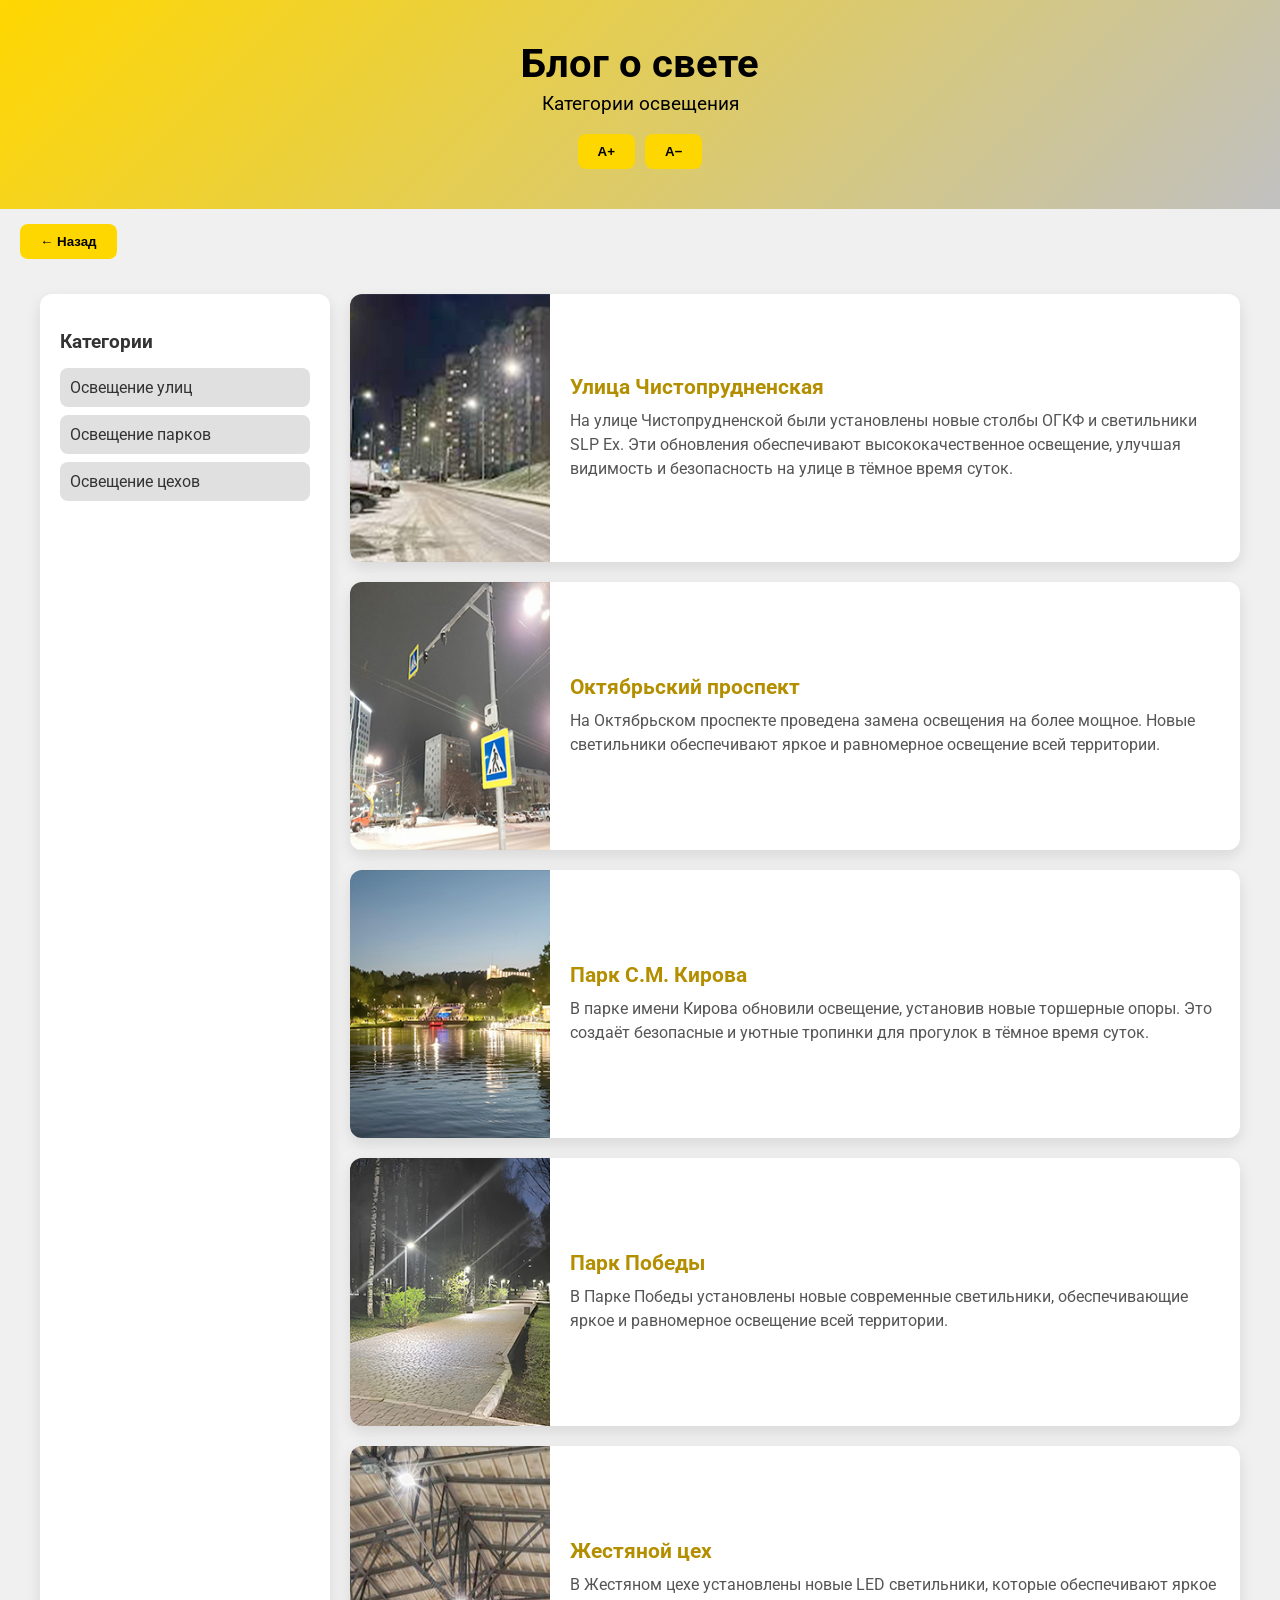
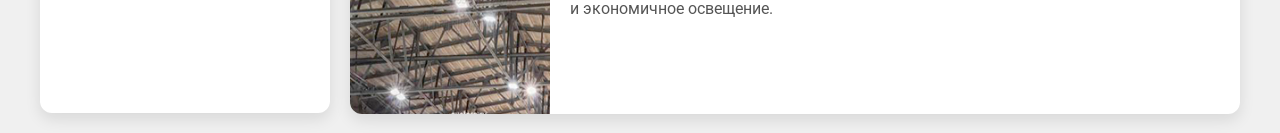
<file: blog.html>
<!DOCTYPE html>
<html lang="ru">
<head>
<link rel="icon" href="favicon.png" type="image/png">

  <meta charset="UTF-8">
  <meta name="viewport" content="width=device-width, initial-scale=1.0">
  <title>Освещение — Блог</title>

  <link href="https://fonts.googleapis.com/css2?family=Roboto:wght@400;500;700&display=swap" rel="stylesheet">

  <style>
    body { 
      font-family: 'Roboto', sans-serif; 
      margin: 0; 
      background: #f0f0f0; 
      color: #333; 
      font-size: 16px;
      transition: font-size 0.3s;
    }

    header { 
      text-align: center; 
      padding: 40px 20px; 
      background: linear-gradient(135deg,#FFD700,#C0C0C0);
      color: #000; 
      opacity: 0;
      animation: fadeInHeader 0.6s forwards;
    }

    header h1 { margin:0; font-size:2.5em; }
    header p { margin-top:5px; font-size:1.2em; }

    /* Кнопки увеличения/уменьшения шрифта */
    .accessibility-controls {
      margin: 15px 0 0 0;
      display: flex;
      justify-content: center;
      gap: 10px;
    }

    .accessibility-controls button {
      padding: 10px 20px;
      background: #FFD700;
      border: none;
      border-radius: 8px;
      cursor: pointer;
      font-weight: bold;
      color: black;
      transition: transform 0.25s ease, background 0.25s ease, color 0.25s ease;
    }

    .accessibility-controls button:hover {
      background: #e6c200;
      transform: scale(1.05);
    }

    .accessibility-controls button:active {
      transform: scale(0.95);
    }

    .back-btn {
      margin: 15px 20px;
      padding: 10px 20px;
      background: #FFD700;
      border: none;
      border-radius: 8px;
      cursor: pointer;
      font-weight: bold;
      color: black;
      transition: transform 0.25s ease, background 0.25s ease, color 0.25s ease;
    }

    .back-btn:hover {
      background: #e6c200;
      transform: scale(1.05);
    }

    .back-btn:active {
      transform: scale(0.95);
    }

    .container { 
      display:flex; 
      max-width:1200px; 
      margin:20px auto; 
      gap:20px; 
      padding:0 20px; 
    }

    .sidebar { 
      flex:0 0 250px; 
      background:#ffffff; 
      border-radius:12px; 
      box-shadow:0 6px 15px rgba(0,0,0,0.1); 
      padding:20px; 
      opacity: 0;
      animation: fadeInSidebar 0.6s forwards;
    }

    .sidebar h2 { 
      font-size:1.2em; 
      margin-bottom:15px; 
      color:#333; 
    }

    .category { 
      padding:10px; 
      margin-bottom:8px; 
      border-radius:8px; 
      cursor:pointer; 
      background:#e0e0e0; 
      transition: transform 0.25s ease, background 0.25s ease, color 0.25s ease;
    }

    .category:hover, .category.active { 
      background:#FFD700; 
      color:black; 
      transform: scale(1.05);
    }

    .content { 
      flex:1; 
      display:flex; 
      flex-direction:column; 
      gap:20px; 
    }

    .card { 
      display:flex; 
      background:#ffffff; 
      border-radius:12px; 
      overflow:hidden; 
      box-shadow:0 6px 15px rgba(0,0,0,0.1); 
      opacity: 0;
      transform: translateY(30px) scale(0.98);
      animation: fadeInUp 0.6s forwards;
      transition: transform 0.25s ease, box-shadow 0.25s ease;
    }

    /* Анимация задержки для каждой карточки */
    .card:nth-child(1) { animation-delay: 0.1s; }
    .card:nth-child(2) { animation-delay: 0.2s; }
    .card:nth-child(3) { animation-delay: 0.3s; }
    .card:nth-child(4) { animation-delay: 0.4s; }
    .card:nth-child(5) { animation-delay: 0.5s; }

    .card:hover { 
      transform: translateY(-8px) scale(1.02); 
      box-shadow: 0 12px 25px rgba(0,0,0,0.15);
    }

    .card img { width:200px; object-fit:cover; }

    .card-body { 
      padding:15px 20px; 
      display:flex; 
      flex-direction:column; 
      justify-content:center; 
    }

    .card-title { 
      font-size:1.3em; 
      font-weight:700; 
      margin-bottom:10px; 
      color:#b38f00; 
    }

    .card-text { 
      font-size:1em; 
      color:#555; 
      line-height:1.5; 
    }

    @media(max-width:900px){ 
      .container{flex-direction:column;} 
      .card{flex-direction:column;} 
      .card img{width:100%; height:200px;} 
    }

    /* Плавное увеличение текста */
    body, header, .sidebar, .card, .card-title, .card-text, .category {
      transition: font-size 0.3s;
    }

    /* Анимации */
    @keyframes fadeInUp {
      0% { opacity: 0; transform: translateY(30px) scale(0.98); }
      60% { opacity: 0.7; transform: translateY(-10px) scale(1.02); }
      100% { opacity: 1; transform: translateY(0) scale(1); }
    }

    @keyframes fadeInSidebar {
      0% { opacity: 0; transform: translateX(-20px); }
      50% { opacity: 0.5; transform: translateX(5px); }
      100% { opacity: 1; transform: translateX(0); }
    }

    @keyframes fadeInHeader {
      0% { opacity: 0; transform: translateY(-20px) scale(0.98); }
      60% { opacity: 0.8; transform: translateY(5px) scale(1.02); }
      100% { opacity: 1; transform: translateY(0) scale(1); }
    }

  </style>
</head>

<body>

<header>
  <h1>Блог о свете</h1>
  <p>Категории освещения</p>

  <div class="accessibility-controls">
    <button onclick="adjustFontSize('increase')">A+</button>
    <button onclick="adjustFontSize('decrease')">A−</button>
  </div>
</header>

<button class="back-btn" onclick="history.back()">← Назад</button>

<div class="container">

  <!-- Сайдбар -->
  <div class="sidebar">
    <h2>Категории</h2>
    <div class="category" data-category="streets">Освещение улиц</div>
    <div class="category" data-category="parks">Освещение парков</div>
    <div class="category" data-category="factories">Освещение цехов</div>
  </div>

  <!-- Контент -->
  <div class="content">

    <div class="card" data-category="streets">
      <img src="blog/streets/street1.jpg">
      <div class="card-body">
        <div class="card-title">Улица Чистопрудненская</div>
        <div class="card-text">
          На улице Чистопрудненской были установлены новые столбы ОГКФ и светильники SLP Ex. Эти обновления обеспечивают высококачественное освещение, улучшая видимость и безопасность на улице в тёмное время суток.
        </div>
      </div>
    </div>

    <div class="card" data-category="streets">
      <img src="blog/streets/street2.jpg">
      <div class="card-body">
        <div class="card-title">Октябрьский проспект</div>
        <div class="card-text">
          На Октябрьском проспекте проведена замена освещения на более мощное. Новые светильники обеспечивают яркое и равномерное освещение всей территории.
        </div>
      </div>
    </div>

    <div class="card" data-category="parks">
      <img src="blog/parks/park1.jpg">
      <div class="card-body">
        <div class="card-title">Парк С.М. Кирова</div>
        <div class="card-text">
          В парке имени Кирова обновили освещение, установив новые торшерные опоры. Это создаёт безопасные и уютные тропинки для прогулок в тёмное время суток.
        </div>
      </div>
    </div>

    <div class="card" data-category="parks">
      <img src="blog/parks/park2.jpg">
      <div class="card-body">
        <div class="card-title">Парк Победы</div>
        <div class="card-text">
          В Парке Победы установлены новые современные светильники, обеспечивающие яркое и равномерное освещение всей территории.
        </div>
      </div>
    </div>

    <div class="card" data-category="factories">
      <img src="blog/factories/factory1.jpg">
      <div class="card-body">
        <div class="card-title">Жестяной цех</div>
        <div class="card-text">
          В Жестяном цехе установлены новые LED светильники, которые обеспечивают яркое и экономичное освещение.
        </div>
      </div>
    </div>

  </div>
</div>

<script>
  const categories = document.querySelectorAll('.category');
  const cards = document.querySelectorAll('.card');

  function showCategory(category) {
    categories.forEach(c => c.classList.remove('active'));
    if (category) {
      const activeCat = document.querySelector(`.category[data-category="${category}"]`);
      if (activeCat) activeCat.classList.add('active');
    }
    cards.forEach(card => {
      card.style.display = (!category || card.dataset.category === category) ? 'flex' : 'none';
    });
  }

  const urlParams = new URLSearchParams(window.location.search);
  const initialCategory = urlParams.get('category');
  showCategory(initialCategory);

  categories.forEach(cat => {
    cat.addEventListener('click', () => {
      showCategory(cat.dataset.category);
    });
  });

  // Увеличение/уменьшение текста с ограничением
  let fontSize = 16;
  const minFontSize = 12;
  const maxFontSize = 24;

  function adjustFontSize(action) {
    if(action === 'increase' && fontSize < maxFontSize) fontSize += 2;
    if(action === 'decrease' && fontSize > minFontSize) fontSize -= 2;

    const textElements = document.querySelectorAll('body, header, .sidebar, .card, .card-title, .card-text, .category');
    textElements.forEach(el => {
      el.style.fontSize = fontSize + 'px';
    });
  }
</script>

</body>
</html>
</file>
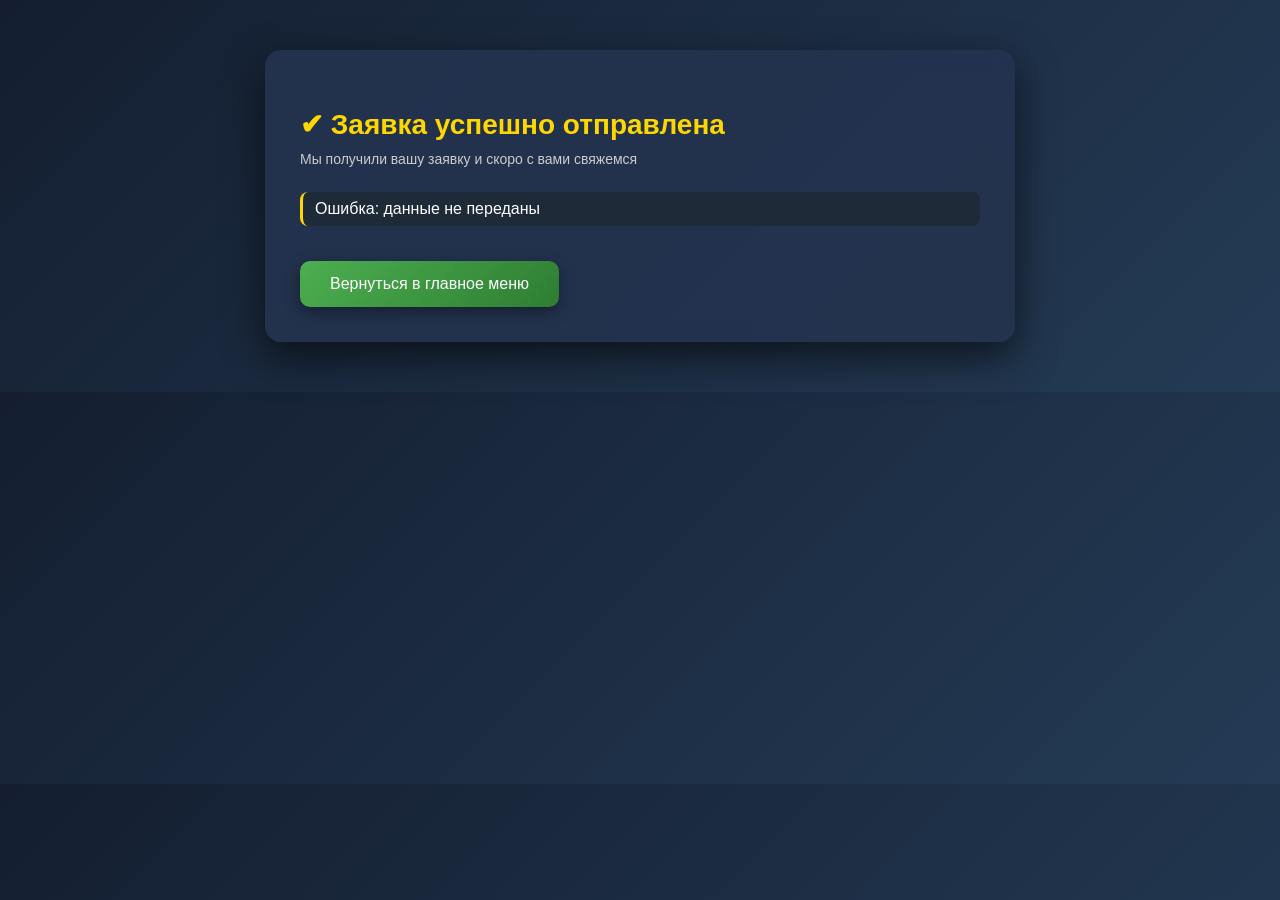
<file: confirmation.html>
<!DOCTYPE html>
<html lang="ru">
<head>
<link rel="icon" href="favicon.png" type="image/png">

<meta charset="UTF-8">
<meta name="viewport" content="width=device-width, initial-scale=1.0">
<title>Подтверждение заявки</title>

<style>
body {
    font-family: 'Segoe UI', Arial, sans-serif;
    background: linear-gradient(135deg, #141e30, #243b55);
    margin: 0;
    padding: 0;
    color: #fff;
}

/* Центрирование */
.container {
    max-width: 750px;
    width: 92%;
    margin: 50px auto;
    padding: 35px;
    border-radius: 16px;
    background: rgba(36, 52, 79, 0.9);
    backdrop-filter: blur(10px);
    box-shadow: 0 15px 40px rgba(0,0,0,0.6);
    animation: fadeIn 0.6s ease;
}

/* Анимация появления */
@keyframes fadeIn {
    from { opacity: 0; transform: translateY(20px); }
    to { opacity: 1; transform: translateY(0); }
}

h2 {
    color: #FFD700;
    margin-bottom: 10px;
    font-size: 28px;
}

/* Подзаголовок */
.subtitle {
    color: #ccc;
    font-size: 14px;
    margin-bottom: 25px;
}

/* Информация */
.info-section {
    text-align: left;
}

.info-section p {
    margin: 10px 0;
    font-size: 16px;
    padding: 8px 12px;
    background: #1e2a38;
    border-radius: 8px;
    border-left: 3px solid #FFD700;
}

/* Лейблы */
.label {
    font-weight: bold;
    color: #FFD700;
}

/* Товары */
.items {
    margin-top: 20px;
    display: grid;
    grid-template-columns: repeat(auto-fit, minmax(220px, 1fr));
    gap: 15px;
}

.item-card {
    background: linear-gradient(145deg, #1e2a38, #26374f);
    padding: 12px;
    border-radius: 12px;
    display: flex;
    align-items: center;
    gap: 12px;
    box-shadow: 0 6px 15px rgba(0,0,0,0.4);
    transition: 0.3s;
}

.item-card:hover {
    transform: translateY(-5px);
    box-shadow: 0 10px 25px rgba(0,0,0,0.6);
}

.item-card img {
    width: 60px;
    height: 60px;
    object-fit: cover;
    border-radius: 8px;
    border: 1px solid #555;
}

.item-card div {
    font-size: 14px;
}

/* Кнопка */
button {
    margin-top: 25px;
    padding: 14px 30px;
    cursor: pointer;
    background: linear-gradient(135deg, #4CAF50, #2e7d32);
    color: white;
    border: none;
    border-radius: 10px;
    font-size: 16px;
    transition: 0.3s;
    box-shadow: 0 5px 15px rgba(0,0,0,0.4);
}

button:hover {
    transform: scale(1.05);
    box-shadow: 0 8px 25px rgba(0,0,0,0.6);
}

.info-section p,
.item-card div {
    word-break: break-word;
    overflow-wrap: anywhere;
}

.container {
    box-sizing: border-box;
}

</style>
</head>

<body>

<div class="container">
    <h2>✔ Заявка успешно отправлена</h2>
    <div class="subtitle">Мы получили вашу заявку и скоро с вами свяжемся</div>

    <div class="info-section" id="info"></div>

    <button onclick="goHome()">Вернуться в главное меню</button>
</div>

<script>
const params = new URLSearchParams(window.location.search);
const rawData = params.get("data");

if (!rawData) {
    document.getElementById("info").innerHTML = "<p>Ошибка: данные не переданы</p>";
} else {

    const data = JSON.parse(decodeURIComponent(rawData));
    const infoDiv = document.getElementById("info");

    let workTypeName = "";
    if (data.type === "both") workTypeName = "Установка столбов и светильников";
    else if (data.type === "repair") workTypeName = "Ремонт повреждения электрических сетей";
    else workTypeName = data.type;

    let html = `
        <p><span class="label">ФИО:</span> ${data.lastname} ${data.firstname}</p>
        <p><span class="label">Телефон:</span> ${data.phone}</p>
        <p><span class="label">Email:</span> ${data.email}</p>
        <p><span class="label">Адрес:</span> ${data.address}</p>
        <p><span class="label">Тип работы:</span> ${workTypeName}</p>
    `;

    if (data.problemDescription) {
        html += `<p><span class="label">Описание:</span> ${data.problemDescription}</p>`;
    }

    if (data.items && data.items.length > 0) {
        html += `<div class="items">`;

        data.items.forEach(item => {
            html += `
                <div class="item-card">
                    <img src="${item.img}">
                    <div>
                        ${item.name}<br>
                        <b>${item.qty} шт.</b>
                    </div>
                </div>
            `;
        });

        html += `</div>`;
    } else {
        html += `<p style="margin-top:15px;">Товары не выбраны</p>`;
    }

    infoDiv.innerHTML = html;
}

function goHome() {
    window.location.href = "index.html";
}
</script>

</body>
</html>
</file>
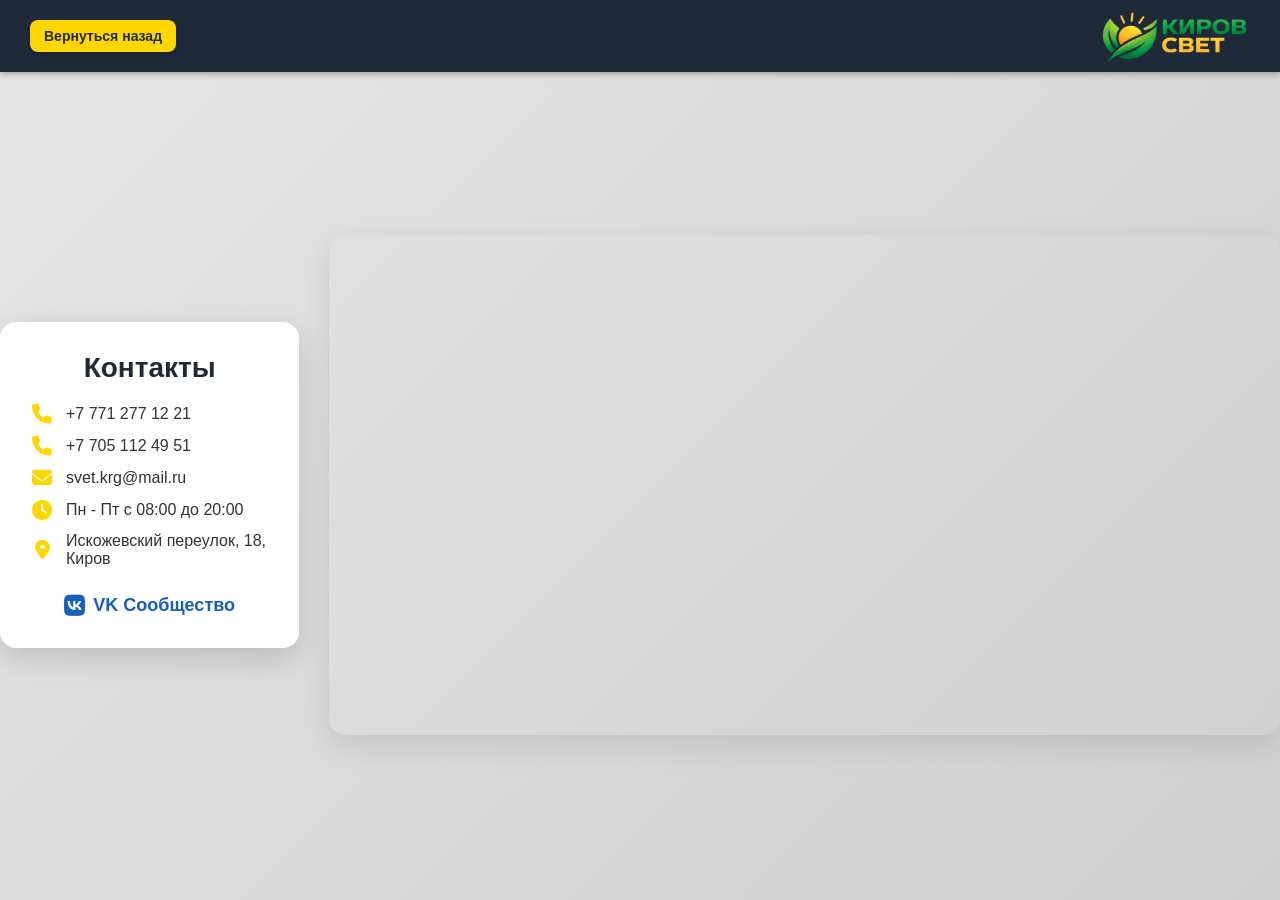
<file: ContacMap.html>
<!DOCTYPE html>
<html lang="ru">
<head>
<link rel="icon" href="favicon.png" type="image/png">

    <meta charset="UTF-8">
    <title>Контакты</title>
    <meta name="viewport" content="width=device-width, initial-scale=1.0">
    <!-- Font Awesome -->
    <link rel="stylesheet" href="https://cdnjs.cloudflare.com/ajax/libs/font-awesome/6.4.0/css/all.min.css">
    <style>
        /* Отключаем горизонтальную прокрутку на всех уровнях */
        html, body {
            margin: 0;
            padding: 0;
            overflow-x: hidden;
            width: 100%;
            height: 100%;
        }

        * {
            margin: 0;
            padding: 0;
            box-sizing: border-box;
        }

        body {
            font-family: Arial, sans-serif;
            background: linear-gradient(135deg, #e6e6e6, #cfcfcf);
        }

        /* Шапка */
        #mainHeader {
            position: fixed;
            top: 0;
            left: 0;
            width: 100%;
            background-color: #1e2a38;
            z-index: 1000;
            display: flex;
            justify-content: space-between; /* кнопка слева, логотип справа */
            align-items: center;
            padding: 10px 30px;
            box-sizing: border-box;
            box-shadow: 0 2px 6px rgba(0,0,0,0.3);
            max-width: 100vw;
        }

        #mainHeader .header-left {
            display: flex;
            align-items: center;
        }

        #mainHeader .header-right {
            display: flex;
            align-items: center;
        }

        #mainHeader img.logo {
            width: 150px;
            margin-left: 10px;
        }

        /* Кнопка «Вернуться назад» */
        #mainHeader .back-button {
            padding: 8px 14px;
            border: none;
            border-radius: 8px;
            background-color: #FFD700;
            color: #1e2a38;
            font-weight: bold;
            font-size: 14px;
            cursor: pointer;
            transition: 0.3s;
            box-shadow: 0 2px 4px rgba(0,0,0,0.2);
        }

        #mainHeader .back-button:hover {
            background-color: #FFC300;
        }

        /* Контент страницы */
        .page-content {
            display: flex;
            height: 100vh;
            padding-top: 70px;
            box-sizing: border-box;
            gap: 30px;
            justify-content: center;
            align-items: center;
            opacity: 0;
            transform: translateY(30px);
            animation: fadeInUp 0.8s forwards;
            width: 100vw;
        }

        @keyframes fadeInUp {
            to {
                opacity: 1;
                transform: translateY(0);
            }
        }

        /* Контакты с подложкой */
        .contacts-wrapper {
            background-color: #ffffff;
            padding: 30px;
            border-radius: 16px;
            box-shadow: 0 10px 30px rgba(0,0,0,0.15);
            width: 350px;
            max-width: 90%;
            margin: 0 auto;
            box-sizing: border-box;
        }

        .contacts h2 {
            margin-top: 0;
            font-size: 28px;
            color: #1e2a38;
            margin-bottom: 20px;
            text-align: center;
        }

        .contact-item {
            display: flex;
            align-items: center;
            margin: 12px 0;
            font-size: 16px;
            color: #333;
        }

        .contact-item i {
            margin-right: 12px;
            color: #FFD700;
            font-size: 20px;
            min-width: 24px;
            text-align: center;
        }

        /* Социальные сети */
        .social {
            margin-top: 25px;
            text-align: center;
        }

        .social a {
            display: inline-flex;
            align-items: center;
            gap: 8px;
            text-decoration: none;
            font-size: 18px;
            font-weight: bold;
            color: #1560bd;
            transition: 0.3s;
        }

        .social a:hover {
            color: #0d3b7b;
        }

        .social i {
            font-size: 24px;
        }

        /* Карта */
        .map {
            width: 90%;
            height: 500px;
            border-radius: 16px;
            overflow: hidden;
            box-shadow: 0 10px 30px rgba(0,0,0,0.1);
        }

        iframe {
            width: 100%;
            height: 100%;
            border: none;
        }

        /* Адаптив */
        @media(max-width: 900px){
            .page-content {
                flex-direction: column;
                padding: 80px 20px 20px 20px;
                height: auto;
            }

            .contacts-wrapper {
                width: 100%;
                max-width: 80%;
                padding: 20px;
            }

            #mainHeader img.logo {
                width: 100px;
                margin-left: 5px;
            }

            .contacts h2 {
                font-size: 22px;
            }

            .contact-item {
                font-size: 14px;
                margin: 10px 0;
            }

            .contact-item i {
                font-size: 18px;
                margin-right: 8px;
            }

            .map {
                height: 400px;
            }
        }

        @media(max-width: 500px) {
            .contacts-wrapper {
                max-width: 70%;
                padding: 15px;
            }

            .contacts h2 {
                font-size: 20px;
                margin-bottom: 15px;
            }

            .contact-item {
                font-size: 12px;
                margin: 8px 0;
            }

            .contact-item i {
                font-size: 16px;
                margin-right: 6px;
            }

            .social a {
                font-size: 14px;
            }

            .social i {
                font-size: 20px;
            }

            .map {
                height: 400px;
            }
        }
    </style>
</head>
<body>
<!-- Шапка -->
<header id="mainHeader">
    <div class="header-left">
        <button class="back-button" onclick="history.back()">Вернуться назад</button>
    </div>
    <div class="header-right">
        <img src="sait1/logo.png" alt="Логотип" class="logo">
    </div>
</header>

<!-- Контент страницы -->
<div class="page-content">
    <div class="contacts-wrapper">
        <div class="contacts">
            <h2>Контакты</h2>
            <div class="contact-item">
                <i class="fas fa-phone"></i>
                <span>+7 771 277 12 21</span>
            </div>
            <div class="contact-item">
                <i class="fas fa-phone"></i>
                <span>+7 705 112 49 51</span>
            </div>
            <div class="contact-item">
                <i class="fas fa-envelope"></i>
                <span>svet.krg@mail.ru</span>
            </div>
            <div class="contact-item">
                <i class="fas fa-clock"></i>
                <span>Пн - Пт с 08:00 до 20:00</span>
            </div>
            <div class="contact-item">
                <i class="fas fa-map-marker-alt"></i>
                <span>Искожевский переулок, 18, Киров</span>
            </div>

            <div class="social">
                <a href="https://vk.com/challenge.html?tid=2l6kuUpJdQPzjpN13uCHUM9b6tR9Rg&hash429=z1nVAmNI3Sr_LghQ8aQoFkhUGOG7Ck-cWO--245GyAo2Lg6L2A5FVm72S5BEfaTcKLljnmYcYhGBZ1VQJglmZo-VLYifRN6bmKkdAI9TCnzco6YK_Woq7QYp06Vx17BESlFOxZh9xfZO-xsX&redirect=/mku_kirovsvet&sign=Y_IOkuQIEiDxbQML6FebHA&lang_id=" target="_blank"><i class="fab fa-vk"></i>VK Сообщество</a>
            </div>
        </div>
    </div>

    <div class="map">
        <iframe src="https://yandex.com/map-widget/v1/?ll=49.654065%2C58.617664&z=18&mode=search&text=Искожевский%20переулок%2018, Киров" allowfullscreen></iframe>
    </div>
</div>

</body>
</html>
</file>
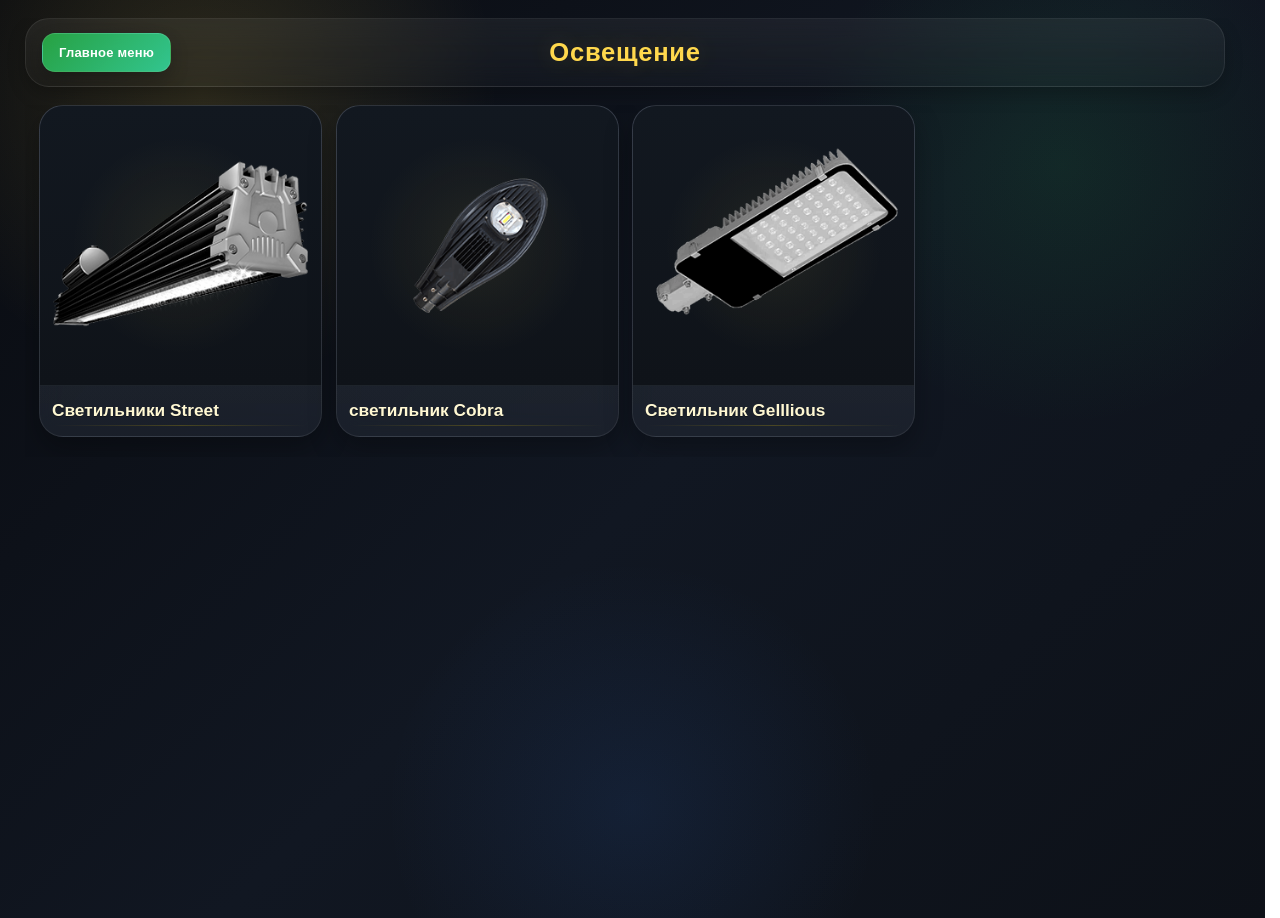
<file: light.html>
<!DOCTYPE html>
<html lang="ru">
<head>
    <link rel="icon" href="favicon.png" type="image/png">
    <meta charset="UTF-8">
    <meta name="viewport" content="width=device-width, initial-scale=1.0">
    <title>Освещение - Тёмная тема</title>

    <style>
        :root {
            --bg-1: #090b10;
            --bg-2: #111722;
            --bg-3: #171e2a;
            --surface: rgba(27, 33, 44, 0.72);
            --surface-2: rgba(33, 40, 54, 0.9);
            --surface-3: rgba(42, 50, 66, 0.97);
            --border: rgba(255, 255, 255, 0.08);
            --border-strong: rgba(255, 215, 0, 0.32);
            --text: #eef3f8;
            --muted: #aeb8c7;
            --gold: #ffd84d;
            --gold-2: #ffb703;
            --green: #34d399;
            --green-2: #22c55e;
            --shadow-lg: 0 22px 60px rgba(0, 0, 0, 0.5);
            --shadow-md: 0 12px 28px rgba(0, 0, 0, 0.28);
            --shadow-sm: 0 8px 18px rgba(0, 0, 0, 0.22);
            --radius-xl: 24px;
            --radius-lg: 18px;
            --radius-md: 14px;
            --radius-sm: 10px;
        }

        *, *::before, *::after {
            box-sizing: border-box;
        }

        html, body {
            width: 100%;
            overflow-x: hidden;
            position: relative;
            touch-action: pan-y;
        }

        html {
            overflow-y: scroll;
            scrollbar-gutter: stable;
        }

        body {
            font-family: Arial, sans-serif;
            margin: 0;
            min-height: 100vh;
            padding-top: 18px;
            overflow-x: hidden;
            overflow-y: auto;
            scrollbar-gutter: stable;
            overflow-anchor: none;
            color: var(--text);
            background:
                radial-gradient(circle at 16% 10%, rgba(255, 216, 77, 0.14), transparent 22%),
                radial-gradient(circle at 84% 18%, rgba(34, 197, 94, 0.10), transparent 20%),
                radial-gradient(circle at 50% 88%, rgba(59, 130, 246, 0.10), transparent 24%),
                linear-gradient(135deg, var(--bg-1) 0%, var(--bg-2) 52%, #0d1118 100%);
            position: relative;
        }

        body::before {
            content: '';
            position: fixed;
            inset: 0;
            pointer-events: none;
            background:
                linear-gradient(rgba(255,255,255,0.03) 1px, transparent 1px),
                linear-gradient(90deg, rgba(255,255,255,0.03) 1px, transparent 1px);
            background-size: 44px 44px;
            mask-image: linear-gradient(to bottom, rgba(0,0,0,0.22), rgba(0,0,0,0.02), rgba(0,0,0,0.22));
            opacity: 0.18;
        }

        .page-wrapper {
            position: relative;
            width: 100%;
            max-width: 100vw;
            overflow-x: hidden;
            min-height: 100vh;
        }

        .topbar {
            max-width: 1200px;
            margin: 0 auto 18px;
            padding: 14px 16px;
            display: flex;
            align-items: center;
            justify-content: space-between;
            position: relative;
            gap: 10px;
            background: linear-gradient(180deg, rgba(255,255,255,0.06), rgba(255,255,255,0.025));
            border: 1px solid rgba(255,255,255,0.08);
            border-radius: var(--radius-xl);
            box-shadow: var(--shadow-sm);
            backdrop-filter: blur(16px);
        }

        h2 {
            position: absolute;
            left: 50%;
            transform: translateX(-50%);
            margin: 0;
            font-size: clamp(1.5rem, 2vw, 2rem);
            color: var(--gold);
            font-weight: 900;
            letter-spacing: 0.7px;
            white-space: nowrap;
            pointer-events: none;
            text-shadow: 0 0 24px rgba(255, 216, 77, 0.2);
        }

        button {
            border: none;
            outline: none;
            cursor: pointer;
            transition: transform 0.2s ease, box-shadow 0.2s ease, background 0.2s ease, filter 0.2s ease;
        }

        button.menu-btn,
        button.back-btn {
            background: linear-gradient(135deg, rgba(40, 167, 69, 0.96), rgba(52, 211, 153, 0.92));
            color: #fff;
            border: 1px solid rgba(255, 255, 255, 0.1);
            padding: 11px 16px;
            border-radius: 13px;
            font-size: 13px;
            font-weight: 800;
            cursor: pointer;
            box-shadow: var(--shadow-sm);
            margin-top: 0;
            z-index: 2;
            white-space: nowrap;
            letter-spacing: 0.2px;
        }

        button.menu-btn:hover,
        button.back-btn:hover {
            transform: translateY(-2px);
            filter: brightness(1.06);
            box-shadow: var(--shadow-md);
        }

        button.menu-btn:active,
        button.back-btn:active {
            transform: scale(0.98);
        }

        .hidden {
            display: none !important;
        }

        .grid,
        .size-grid {
            display: grid;
            grid-template-columns: repeat(4, 1fr);
            gap: 14px;
            width: 100%;
            max-width: 1200px;
            margin: 0 auto;
            overflow-x: hidden;
            padding: 0 14px 20px;
        }

        .grid.details-mode {
            display: flex;
            flex-direction: column;
            align-items: center;
            position: relative;
            max-width: 1100px;
            margin: 0 auto;
            width: 100%;
            overflow-x: hidden;
            padding-bottom: 24px;
        }

        .grid.details-mode > .details-container {
            width: 100%;
        }

        .grid > .size-grid {
            grid-column: 1 / -1;
            width: 100%;
            padding: 0;
        }

        .grid .card,
        .size-grid .card {
            width: 100%;
            min-width: 0;
        }

        .card {
            background:
                linear-gradient(180deg, rgba(255,255,255,0.03), rgba(255,255,255,0.01)),
                linear-gradient(180deg, var(--surface-2), var(--surface));
            border: 1px solid var(--border);
            border-radius: var(--radius-xl);
            overflow: hidden;
            text-align: left;
            cursor: pointer;
            position: relative;
            transition: transform 0.32s ease, box-shadow 0.32s ease, border-color 0.32s ease, background 0.32s ease;
            display: flex;
            flex-direction: column;
            gap: 12px;
            box-shadow: var(--shadow-md);
            backdrop-filter: blur(12px);
            transform: translateZ(0);
        }

        .card::before {
            content: '';
            position: absolute;
            inset: 0;
            background: linear-gradient(135deg, rgba(255,255,255,0.08), transparent 34%, transparent 68%, rgba(255,255,255,0.05));
            opacity: 0;
            transition: opacity 0.32s ease;
            pointer-events: none;
        }

        .card::after {
            content: '';
            position: absolute;
            inset: auto 14px 10px 14px;
            height: 1px;
            background: linear-gradient(90deg, transparent, rgba(255, 215, 0, 0.38), transparent);
            opacity: 0.55;
            pointer-events: none;
        }

        @media (hover: hover) and (pointer: fine) {
            .card:hover {
                transform: translateY(-7px) scale(1.02);
                box-shadow: var(--shadow-lg);
                border-color: var(--border-strong);
                z-index: 10;
            }

            .card:hover::before {
                opacity: 1;
            }
        }

        .card img {
            width: 100%;
            height: 280px;
            object-fit: contain;
            background:
                radial-gradient(circle at center, rgba(255, 216, 77, 0.08), transparent 55%),
                linear-gradient(180deg, #121820, #0f1319);
            border-bottom: 1px solid rgba(255, 255, 255, 0.05);
            display: block;
            padding: 12px;
        }

        .card h3 {
            margin: 0 12px 14px;
            font-size: 1.08rem;
            color: #fff8d3;
            overflow-wrap: anywhere;
            line-height: 1.4;
            text-shadow: 0 1px 0 rgba(0,0,0,0.35);
        }

        .qty-badge {
            position: absolute;
            top: 10px;
            right: 10px;
            background: linear-gradient(135deg, var(--gold), var(--gold-2));
            color: #101010;
            padding: 6px 12px;
            border-radius: 999px;
            font-size: 15px;
            font-weight: 900;
            box-shadow: 0 10px 18px rgba(0, 0, 0, 0.26);
            animation: popIn 0.35s ease;
        }

        .details-container {
            display: flex;
            gap: 24px;
            margin: 24px auto 0;
            justify-content: center;
            align-items: flex-start;
            max-width: 1100px;
            width: 100%;
            animation: fadeSoft 0.35s ease;
            overflow-x: hidden;
            padding: 0 14px;
        }

        .details-container .image {
            width: 540px;
            flex: 0 1 540px;
            animation: fadeScale 0.35s ease;
            min-width: 0;
        }

        .details-container .image img {
            width: 100%;
            height: 420px;
            object-fit: contain;
            display: block;
            border-radius: 18px;
            border: 1px solid var(--border);
            background:
                radial-gradient(circle at center, rgba(255, 216, 77, 0.08), transparent 55%),
                linear-gradient(180deg, #11161d, #0d1117);
            box-shadow: var(--shadow-lg);
            padding: 12px;
        }

        .details-container .info {
            width: 600px;
            flex: 0 1 600px;
            padding: 22px 18px;
            background:
                linear-gradient(180deg, rgba(255,255,255,0.04), transparent 18%),
                linear-gradient(180deg, rgba(36, 43, 56, 0.98), rgba(24, 29, 38, 0.98));
            border: 1px solid var(--border);
            border-radius: 18px;
            animation: fadeScale 0.35s ease;
            min-width: 0;
            overflow-wrap: anywhere;
            box-shadow: var(--shadow-lg);
        }

        .details-container .info p {
            margin: 0 0 10px;
            line-height: 1.58;
            color: var(--text);
        }

        .details-container .info p strong {
            color: #ffe87a;
        }

        .details-container table {
            width: 100%;
            border-collapse: collapse;
            margin-top: 10px;
            table-layout: fixed;
            overflow: hidden;
            border-radius: 14px;
            background: rgba(255,255,255,0.02);
        }

        .details-container td {
            word-break: break-word;
            overflow-wrap: anywhere;
            vertical-align: top;
            padding: 8px 8px;
            border-bottom: 1px solid rgba(255, 255, 255, 0.05);
            color: var(--muted);
            line-height: 1.45;
        }

        .details-container tr:last-child td {
            border-bottom: none;
        }

        .details-container td:first-child {
            width: 180px;
            font-weight: bold;
            color: var(--gold);
        }

        .details-container .info > button {
            margin-top: 18px;
            padding: 13px 18px;
            width: 100%;
            background: linear-gradient(135deg, var(--gold), #ffe36b);
            color: #111;
            border: none;
            border-radius: 14px;
            cursor: pointer;
            font-size: 16px;
            font-weight: 900;
            box-shadow: 0 12px 22px rgba(255, 215, 0, 0.14);
        }

        .details-container .info > button:hover {
            filter: brightness(1.03);
            transform: translateY(-1px);
        }

        .details-container .info > button:active {
            transform: scale(0.99);
        }

        .modal {
            position: fixed;
            top: 0;
            left: 0;
            width: 100%;
            height: 100%;
            backdrop-filter: blur(12px);
            background: rgba(0, 0, 0, 0.75);
            display: flex;
            justify-content: center;
            align-items: center;
            z-index: 1000;
            animation: fadeSoft 0.25s ease;
            padding: 12px;
        }

        .modal-content {
            background:
                linear-gradient(180deg, rgba(255,255,255,0.04), transparent 18%),
                linear-gradient(180deg, rgba(47, 47, 47, 0.98), rgba(34, 34, 34, 0.98));
            border: 1px solid rgba(255, 215, 0, 0.24);
            padding: 28px 22px 22px;
            border-radius: 20px;
            text-align: center;
            color: #eee;
            width: min(360px, calc(100vw - 24px));
            animation: scaleIn 0.25s ease;
            position: relative;
            box-shadow: var(--shadow-lg);
        }

        .modal-content h3 {
            color: var(--gold);
            margin: 0 0 10px;
            font-size: 26px;
            text-shadow: 0 0 18px rgba(255, 215, 0, 0.12);
        }

        .modal-content p {
            font-size: 17px;
            color: #d0d0d0;
            margin: 0;
            line-height: 1.5;
        }

        .modal-buttons {
            margin-top: 20px;
            display: flex;
            gap: 12px;
        }

        .modal-buttons button {
            flex: 1;
            padding: 12px;
            border-radius: 11px;
            border: none;
            font-weight: bold;
            cursor: pointer;
            margin-top: 0;
        }

        .modal-buttons button:first-child {
            background: #4b515d;
            color: #fff;
        }

        .modal-buttons button:last-child {
            background: linear-gradient(135deg, var(--gold), #ffe36b);
            color: #111;
        }

        .close-btn {
            position: absolute;
            top: 12px;
            right: 14px;
            cursor: pointer;
            font-size: 20px;
            color: #aaa;
            line-height: 1;
            transition: .2s ease;
        }

        .close-btn:hover {
            color: #fff;
            transform: scale(1.05);
        }

        @keyframes scaleIn {
            from { transform: scale(0.9); opacity: 0; }
            to { transform: scale(1); opacity: 1; }
        }

        @keyframes fadeSoft {
            from { opacity: 0; }
            to { opacity: 1; }
        }

        @keyframes fadeScale {
            from {
                opacity: 0;
                transform: scale(0.965);
            }
            to {
                opacity: 1;
                transform: scale(1);
            }
        }

        @keyframes popIn {
            from { opacity: 0; transform: scale(0.7); }
            to { opacity: 1; transform: scale(1); }
        }

        .grid .card {
            opacity: 0;
            transform: scale(0.96);
            animation: parentIn 0.32s ease forwards;
            will-change: transform, opacity;
        }

        @keyframes parentIn {
            from {
                opacity: 0;
                transform: scale(0.96);
            }
            to {
                opacity: 1;
                transform: scale(1);
            }
        }

        .size-grid .card {
            opacity: 0;
            transform: scale(0.92);
            animation: childIn 0.26s ease forwards;
            will-change: transform, opacity;
        }

        @keyframes childIn {
            from {
                opacity: 0;
                transform: scale(0.92);
            }
            to {
                opacity: 1;
                transform: scale(1);
            }
        }

        @media (max-width: 1200px) {
            .grid,
            .size-grid {
                grid-template-columns: repeat(3, 1fr);
            }
        }

        @media (max-width: 900px) {
            .grid,
            .size-grid {
                grid-template-columns: repeat(2, 1fr);
            }
        }

        @media (max-width: 600px) {
            body {
                padding-top: 12px;
            }

            .topbar {
                flex-direction: column;
                align-items: stretch;
                padding: 10px 12px;
                gap: 8px;
            }

            h2 {
                position: static;
                transform: none;
                text-align: center;
                pointer-events: auto;
                font-size: 1.45rem;
                order: -1;
            }

            .grid,
            .size-grid {
                grid-template-columns: 1fr;
                gap: 14px;
                width: 100%;
                max-width: 100%;
                padding: 0 12px 16px;
            }

            .card img {
                height: 230px;
            }

            .details-container {
                flex-direction: column;
                align-items: center;
                margin-left: 0;
                gap: 18px;
                width: 100%;
                padding: 0 12px;
            }

            .details-container .image,
            .details-container .info {
                width: 100%;
                max-width: 100%;
                flex: none;
            }

            .details-container .image img {
                height: auto;
                max-height: 300px;
            }

            .details-container .info {
                padding: 15px 12px;
            }

            .details-container td:first-child {
                width: 120px;
            }

            button.menu-btn,
            button.back-btn {
                width: 100%;
                font-size: 13px;
                padding: 11px;
                border-radius: 12px;
            }
        }

        @media (max-width: 420px) {
            h2 {
                font-size: 1.3rem;
            }

            .topbar {
                padding: 8px;
            }

            button.menu-btn,
            button.back-btn {
                font-size: 12px;
                padding: 10px;
            }

            .card h3 {
                font-size: 1rem;
            }
        }
    </style>
</head>

<body>
    <div class="page-wrapper">
        <div class="topbar">
            <button id="menuBtn" class="menu-btn" onclick="goToMenu()">Главное меню</button>
            <button id="backBtn" class="back-btn hidden">Назад</button>
            <h2>Освещение</h2>
        </div>

        <div class="grid" id="grid"></div>

        <div id="authModal" class="modal hidden">
            <div class="modal-content">
                <span class="close-btn" onclick="closeAuthModal()">✖</span>
                <h3>Требуется авторизация</h3>
                <p>Чтобы оставить заявку, нужно войти или зарегистрироваться</p>

                <div class="modal-buttons">
                    <button onclick="goToRegister()">Зарегистрироваться</button>
                    <button onclick="goToLogin()">Войти</button>
                </div>
            </div>
        </div>
    </div>

    <script>
        const warehouseKey = 'warehouse';
        const grid = document.getElementById("grid");
        const menuBtn = document.getElementById("menuBtn");
        const backBtn = document.getElementById("backBtn");
        const urlParams = new URLSearchParams(window.location.search);
        const isAdmin = urlParams.get('forAdmin') === '1';
        const fromIndex = urlParams.get('from') === 'index';

        let currentLights = [];
        let backAction = null;

        backBtn.onclick = () => {
            if (typeof backAction === "function") backAction();
        };

        function goToMenu() {
            window.location.href = "index.html";
        }

        function showMenuBtn(show) {
            menuBtn.classList.toggle("hidden", !show);
        }

        function showBackBtn(show) {
            backBtn.classList.toggle("hidden", !show);
        }

        function isUserLoggedIn() {
            return sessionStorage.getItem("username") !== null;
        }

        function openAuthModal() {
            document.getElementById("authModal").classList.remove("hidden");
        }

        function closeAuthModal() {
            document.getElementById("authModal").classList.add("hidden");
        }

        function goToLogin() {
            window.location.href = "login.html";
        }

        function goToRegister() {
            window.location.href = "register.html";
        }

        async function loadWarehouse() {
            try {
                const response = await fetch('./warehouse.json');
                const data = await response.json();
                localStorage.setItem(warehouseKey, JSON.stringify(data));
                loadGrid();
            } catch {
                const warehouseLS = localStorage.getItem(warehouseKey);
                if (warehouseLS) loadGrid();
                else alert("Данные недоступны!");
            }
        }

        function loadGrid() {
            grid.classList.remove("details-mode");
            showMenuBtn(true);
            showBackBtn(false);
            backAction = null;

            const warehouse = JSON.parse(localStorage.getItem(warehouseKey)) || [];
            currentLights = warehouse.filter(item => item.category === 'light');
            grid.innerHTML = '';

            document.querySelector('h2').textContent = 'Освещение';

            currentLights.forEach((item, index) => {
                const card = document.createElement('div');
                card.className = 'card';
                card.style.animationDelay = `${index * 0.06}s`;
                card.innerHTML = `<img src="${item.img}"><h3>${item.name}</h3>`;
                card.onclick = () => showChildren(index);
                grid.appendChild(card);
            });
        }

        function showChildren(parentIndex) {
            grid.classList.remove("details-mode");
            showMenuBtn(false);
            showBackBtn(true);
            backAction = loadGrid;

            const parent = currentLights[parentIndex];
            const children = parent.children || [];

            let html = `<div class="size-grid">`;

            children.forEach((child, childIndex) => {
                html += `
                    <div class="card"
                         style="animation-delay: ${childIndex * 0.06}s"
                         onclick="showProductDetails(${parentIndex}, ${childIndex})">
                        <img src="${child.img || parent.img}">
                        <h3>${child.name}</h3>
                        <span class="qty-badge">${child.qty}</span>
                    </div>`;
            });

            html += `</div>`;
            grid.innerHTML = html;
        }

        function showProductDetails(parentIndex, childIndex) {
            grid.classList.add("details-mode");
            showMenuBtn(false);
            showBackBtn(true);
            backAction = () => showChildren(parentIndex);

            const parent = currentLights[parentIndex];
            const child = parent.children[childIndex];

            let infoTableHTML = '<table>';

            if (child.info) {
                child.info.split('\n').forEach(line => {
                    if (!line.trim()) return;
                    const parts = line.split(':');
                    if (parts.length >= 2) {
                        infoTableHTML += `<tr><td>${parts[0]}</td><td>${parts.slice(1).join(':')}</td></tr>`;
                    } else {
                        infoTableHTML += `<tr><td colspan="2">${line}</td></tr>`;
                    }
                });
            } else {
                infoTableHTML += '<tr><td colspan="2">Информация отсутствует</td></tr>';
            }

            infoTableHTML += '</table>';

            grid.innerHTML = `
                <div class="details-container">
                    <div class="image">
                        <img src="${child.img || parent.img}">
                    </div>
                    <div class="info">
                        <p><strong>Название:</strong> ${child.name}</p>
                        <p><strong>В наличии:</strong> ${child.qty}</p>
                        <p><strong>Информация:</strong></p>
                        ${infoTableHTML}
                        <button onclick="handleAction(${parentIndex}, ${childIndex})">
                            ${fromIndex ? "Оставить заявку" : "Выбрать"}
                        </button>
                    </div>
                </div>
            `;
        }

        function handleAction(parentIndex, childIndex) {
            const parent = currentLights[parentIndex];
            if (!parent) return alert("Ошибка: родительский элемент не найден");

            const child = parent.children?.[childIndex];
            if (!child) return alert("Ошибка: дочерний элемент не найден");

            if (fromIndex) {
                if (!isUserLoggedIn()) {
                    openAuthModal();
                    return;
                }

                localStorage.setItem("requestItem", JSON.stringify({
                    name: child.name,
                    price: child.price,
                    img: child.img || parent.img
                }));

                window.location.href = "submit_request.html";
            } else {
                if (child.qty < 1) {
                    alert("Нет в наличии");
                    return;
                }

                let selected = JSON.parse(localStorage.getItem("selectedItems")) || [];
                let exist = selected.find(i => i.name === child.name);

                if (exist) exist.qty += 1;
                else selected.push({ name: child.name, price: child.price, qty: 1, img: parent.img });

                localStorage.setItem("selectedItems", JSON.stringify(selected));

                if (isAdmin) {
                    let request = JSON.parse(localStorage.getItem("currentAdminRequest")) || {};
                    request.items = Array.isArray(request.items) ? request.items : [];

                    let exist2 = request.items.find(i => i.name === child.name);

                    if (exist2) exist2.qty += 1;
                    else request.items.push({ name: child.name, price: child.price, qty: 1, img: parent.img });

                    localStorage.setItem("currentAdminRequest", JSON.stringify(request));
                    alert(`Добавлено: ${child.name}`);

                    if (window.opener && typeof window.opener.refreshAdminUI === "function") {
                        window.opener.refreshAdminUI();
                    }
                }

                window.close();
                loadGrid();
            }
        }

        loadWarehouse();
    </script>
</body>
</html>
</file>
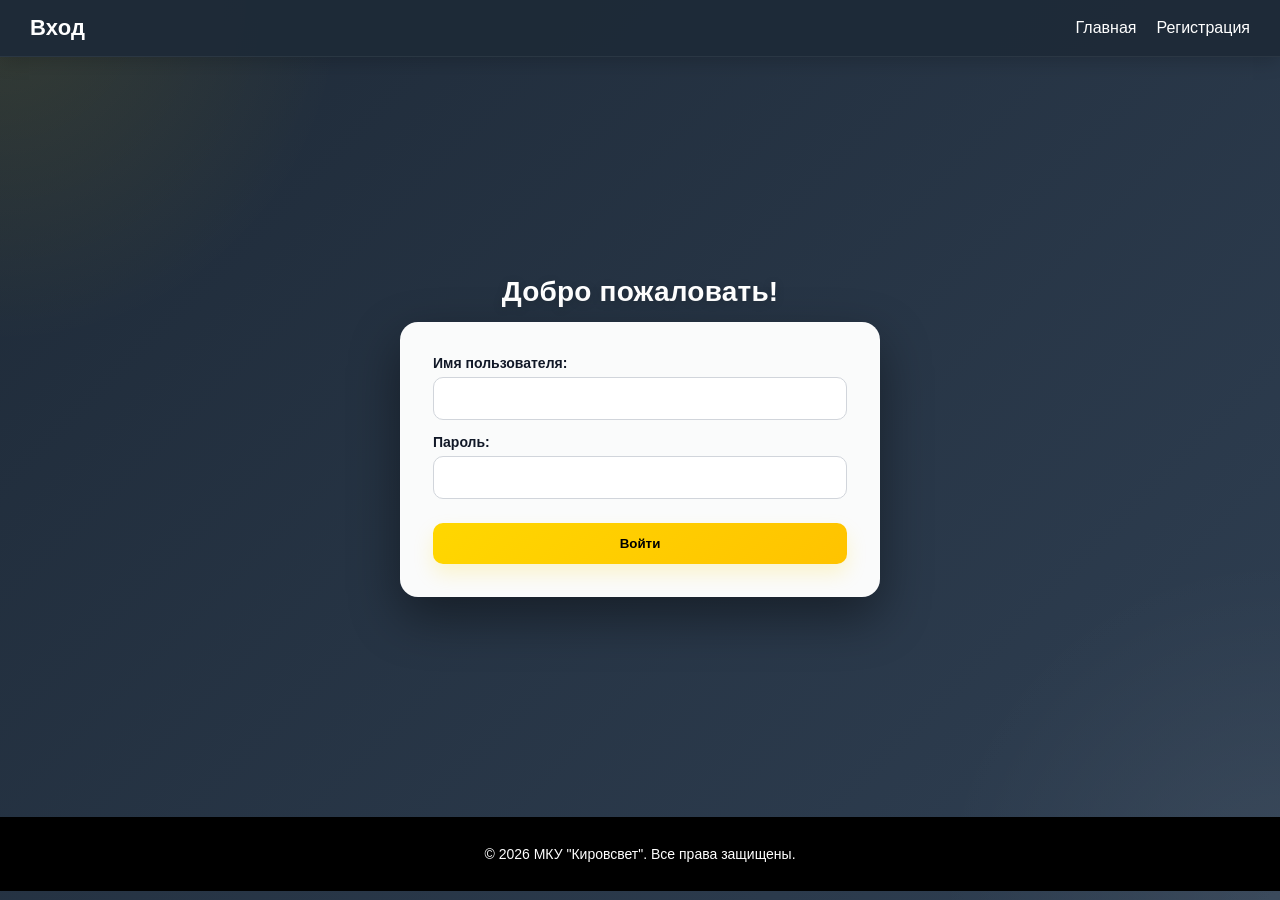
<file: login.html>
<!DOCTYPE html>
<html lang="ru">

<head>
    <link rel="icon" href="favicon.png" type="image/png">
    <meta charset="UTF-8">
    <meta name="viewport" content="width=device-width, initial-scale=1.0">
    <title>Вход</title>

    <style>
        /* Ваши стили остаются прежними */
        :root {
            --bg-1: #1e2a38;
            --bg-2: #2f3f52;
            --card-border: rgba(255, 255, 255, 0.10);
            --text-muted: #d7deea;
            --accent: #FFD700;
            --accent-hover: #FFC300;
            --success: #28a745;
            --error: #dc3545;
            --shadow: 0 20px 50px rgba(0, 0, 0, 0.42);
        }

        * {
            box-sizing: border-box;
        }

        body {
            margin: 0;
            font-family: Arial, sans-serif;
            background: radial-gradient(circle at top left, rgba(255, 215, 0, 0.10), transparent 22%),
                        radial-gradient(circle at bottom right, rgba(255, 255, 255, 0.06), transparent 22%),
                        linear-gradient(135deg, var(--bg-1), var(--bg-2));
            color: #fff;
            min-height: 100vh;
        }

        header {
            background-color: rgba(30, 42, 56, 0.96);
            padding: 15px 30px;
            display: flex;
            justify-content: space-between;
            align-items: center;
            gap: 16px;
            box-shadow: 0 4px 18px rgba(0, 0, 0, 0.18);
            border-bottom: 1px solid rgba(255, 255, 255, 0.06);
        }

        header h1 {
            margin: 0;
            font-size: 22px;
            letter-spacing: 0.2px;
        }

        nav ul {
            list-style: none;
            display: flex;
            gap: 20px;
            margin: 0;
            padding: 0;
        }

        nav a {
            color: #fff;
            text-decoration: none;
            transition: color 0.2s ease, opacity 0.2s ease;
        }

        nav a:hover {
            color: #FFD700;
        }

        main {
            display: flex;
            justify-content: center;
            align-items: center;
            min-height: calc(100vh - 140px);
            padding: 28px 16px;
        }

        .form-container {
            width: min(100%, 480px);
            display: flex;
            flex-direction: column;
            gap: 14px;
        }

        .form-title {
            margin: 0;
            text-align: center;
            font-size: 28px;
            line-height: 1.1;
            letter-spacing: 0.2px;
            text-shadow: 0 2px 10px rgba(0, 0, 0, 0.18);
        }

        .form-subtitle {
            margin: 0;
            text-align: center;
            color: var(--text-muted);
            font-size: 14px;
            line-height: 1.5;
        }

        form {
            background: rgba(255, 255, 255, 0.98);
            color: #000;
            padding: 32px;
            border-radius: 18px;
            width: 100%;
            box-shadow: var(--shadow);
            display: flex;
            flex-direction: column;
            gap: 14px;
            border: 1px solid var(--card-border);
        }

        .field {
            display: flex;
            flex-direction: column;
            gap: 6px;
        }

        form label {
            font-size: 14px;
            font-weight: 700;
            color: #111827;
        }

        form input {
            width: 100%;
            padding: 12px 14px;
            border-radius: 10px;
            border: 1px solid #d1d5db;
            outline: none;
            transition: border-color 0.2s ease, box-shadow 0.2s ease, transform 0.2s ease;
            background: #fff;
            font-size: 15px;
        }

        form input:focus {
            border-color: #FFD700;
            box-shadow: 0 0 0 4px rgba(255, 215, 0, 0.14);
        }

        form button {
            margin-top: 10px;
            padding: 13px 14px;
            border: none;
            border-radius: 10px;
            background: linear-gradient(135deg, #FFD700, #FFC300);
            cursor: pointer;
            font-weight: bold;
            box-shadow: 0 10px 20px rgba(255, 215, 0, 0.18);
            transition: transform 0.2s ease, filter 0.2s ease, opacity 0.2s ease;
        }

        form button:hover {
            background: linear-gradient(135deg, #ffe24d, #ffc300);
            transform: translateY(-1px);
        }

        footer {
            background: #000;
            text-align: center;
            padding: 15px;
            font-size: 14px;
        }

        /* МОДАЛКА */
        #modal {
            position: fixed;
            top: 0;
            left: 0;
            width: 100%;
            height: 100%;
            background: rgba(0, 0, 0, 0.6);
            display: none;
            justify-content: center;
            align-items: center;
            padding: 20px;
            z-index: 1000;
        }

        #modalBox {
            background: #fff;
            color: #000;
            padding: 25px;
            border-radius: 12px;
            width: 300px;
            text-align: center;
            box-shadow: 0 15px 40px rgba(0, 0, 0, 0.5);
            border-top: 6px solid transparent;
        }

        #modalBox.success {
            border-top: 6px solid #28a745;
        }

        #modalBox.error {
            border-top: 6px solid #dc3545;
        }

        #modalBox button {
            margin-top: 15px;
            padding: 10px 15px;
            border: none;
            border-radius: 6px;
            background: #FFD700;
            cursor: pointer;
            font-weight: bold;
        }

        #modalBox button:hover {
            background: #FFC300;
        }
    </style>
</head>

<body>

<header>
    <h1>Вход</h1>
    <nav>
        <ul>
            <li><a href="index.html">Главная</a></li>
            <li><a href="register.html">Регистрация</a></li>
        </ul>
    </nav>
</header>

<main>
    <div class="form-container">
        <h2 class="form-title">Добро пожаловать!</h2>

        <form id="loginForm" autocomplete="off" novalidate>
            <div class="field">
                <label for="username">Имя пользователя:</label>
                <input type="text" id="username" required>
            </div>

            <div class="field">
                <label for="password">Пароль:</label>
                <input type="password" id="password" required>
            </div>

            <button type="submit" id="submitBtn">Войти</button>
        </form>
    </div>
</main>

<footer>
    <p>&copy; 2026 МКУ "Кировсвет". Все права защищены.</p>
</footer>

<!-- МОДАЛЬНОЕ ОКНО -->
<div id="modal">
    <div id="modalBox">
        <div id="modalText"></div>
        <button type="button" id="closeModalBtn">Ок</button>
    </div>
</div>

<script>
const loginForm = document.getElementById('loginForm');
const closeModalBtn = document.getElementById('closeModalBtn');

// Модалка для отображения ошибок
function showModal(message, type = "error") {
    const modal = document.getElementById('modal');
    const box = document.getElementById('modalBox');
    const text = document.getElementById('modalText');

    text.innerText = message;

    box.classList.remove('success', 'error');
    box.classList.add(type);

    modal.style.display = "flex";
}

// Закрытие модалки
function closeModal() {
    document.getElementById('modal').style.display = "none";
}

loginForm.addEventListener('submit', async (event) => {
    event.preventDefault();

    const username = document.getElementById('username').value.trim();
    const password = document.getElementById('password').value.trim();

    if (!username || !password) {
        showModal('Пожалуйста, заполните все поля!', 'error');
        return;
    }

    let failedAttempts = parseInt(sessionStorage.getItem('failedAttempts')) || 0;
    let blockTime = parseInt(sessionStorage.getItem('blockTime')) || 0;
    const currentTime = Date.now();

    if (blockTime > currentTime) {
        const remainingTime = Math.floor((blockTime - currentTime) / 1000);
        showModal(`Вы заблокированы на ${remainingTime} секунд!`, 'error');
        return;
    }

    // Проверка специальных пользователей
    if ((username === '111' && password === '111') || (username === 'Admin' && password === 'Admin')) {
        sessionStorage.setItem('username', username);
        window.location.href = username === 'Admin' ? "admin_dashboard.html" : "user_dashboard.html";
        return;
    }

    // Задержка 1 секунда перед загрузкой пользователей
    setTimeout(async () => {
        let users = [];
        try {
            // Добавляем уникальный параметр времени к запросу
            const res = await fetch('users.json?' + new Date().getTime());

            if (!res.ok) throw new Error('Не удалось загрузить users.json');
            users = await res.json();
        } catch (e) {
            console.error(e);
            showModal('Не удалось загрузить пользователей', 'error');
            return;
        }

        // Проверка логина по JSON
        const user = users.find(u => u.username === username && u.password === password);

        if (user) {
            sessionStorage.setItem('username', user.username);
            window.location.href = "user_dashboard.html";
        } else {
            failedAttempts++;
            sessionStorage.setItem('failedAttempts', failedAttempts);

            if (failedAttempts >= 5) {
                blockTime = currentTime + 10000; // блокировка 10 секунд
                sessionStorage.setItem('blockTime', blockTime);
                showModal('Превышено количество попыток! Блокировка на 10 секунд.', 'error');
            } else {
                showModal('Неверный логин или пароль!', 'error');
            }
        }
    }, 1000); // Задержка 1 секунда
});

closeModalBtn.addEventListener('click', closeModal);
</script>
</body>

</html>
</file>
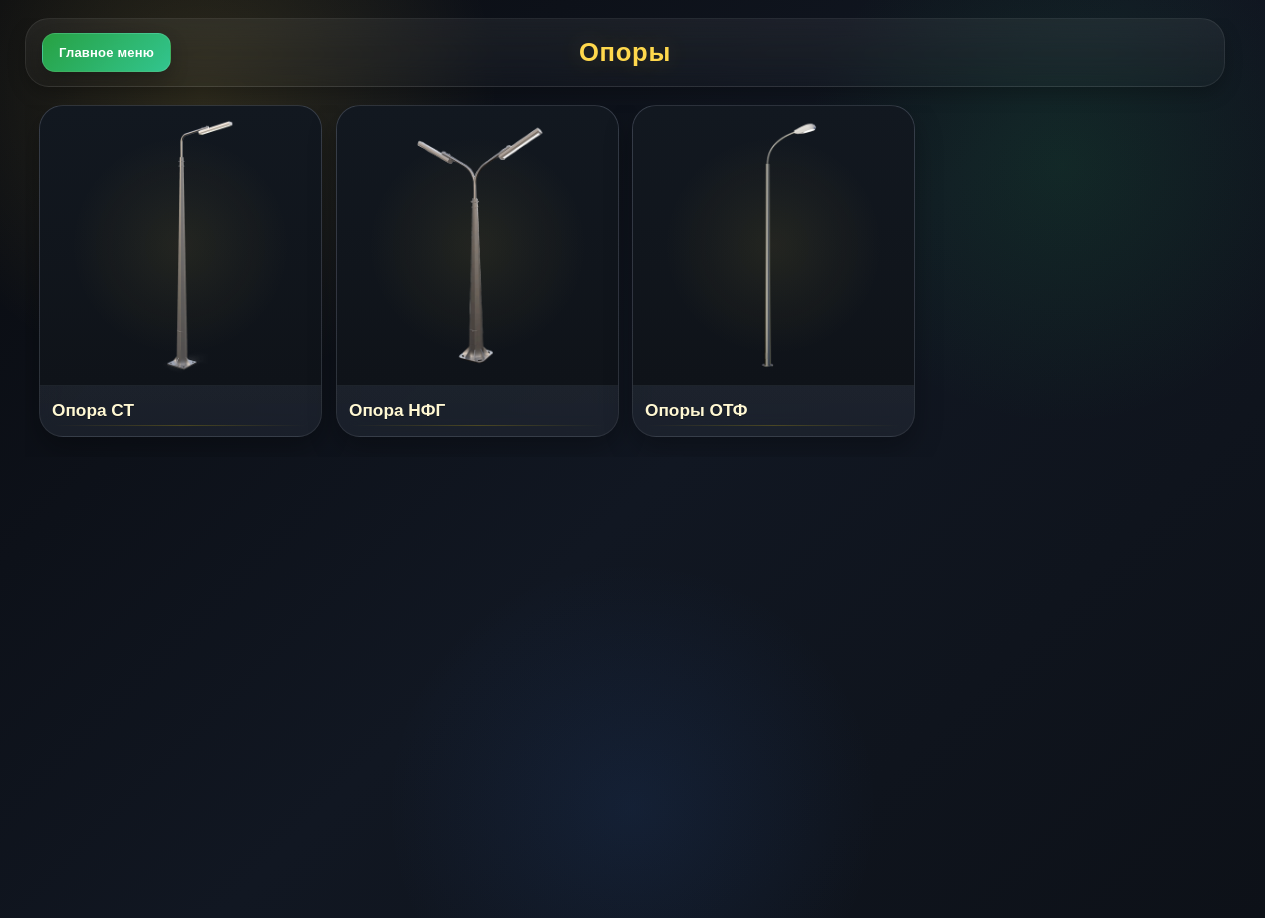
<file: poles.html>
<!DOCTYPE html>
<html lang="ru">
<head>
    <link rel="icon" href="favicon.png" type="image/png">

    <meta charset="UTF-8">
    <meta name="viewport" content="width=device-width, initial-scale=1.0">
    <title>Опоры</title>

    <style>
        :root {
            --bg-1: #090b10;
            --bg-2: #111722;
            --bg-3: #171e2a;
            --surface: rgba(27, 33, 44, 0.72);
            --surface-2: rgba(33, 40, 54, 0.9);
            --surface-3: rgba(42, 50, 66, 0.97);
            --border: rgba(255, 255, 255, 0.08);
            --border-strong: rgba(255, 215, 0, 0.32);
            --text: #eef3f8;
            --muted: #aeb8c7;
            --gold: #ffd84d;
            --gold-2: #ffb703;
            --green: #34d399;
            --green-2: #22c55e;
            --shadow-lg: 0 22px 60px rgba(0, 0, 0, 0.5);
            --shadow-md: 0 12px 28px rgba(0, 0, 0, 0.28);
            --shadow-sm: 0 8px 18px rgba(0, 0, 0, 0.22);
            --radius-xl: 24px;
            --radius-lg: 18px;
            --radius-md: 14px;
            --radius-sm: 10px;
        }

        *, *::before, *::after {
            box-sizing: border-box;
        }

        html, body {
            width: 100%;
            overflow-x: hidden;
            position: relative;
            touch-action: pan-y;
        }

        html {
            overflow-y: scroll;
            scrollbar-gutter: stable;
        }

        body {
            font-family: Arial, sans-serif;
            margin: 0;
            min-height: 100vh;
            padding-top: 18px;
            overflow-x: hidden;
            overflow-y: auto;
            scrollbar-gutter: stable;
            overflow-anchor: none;
            color: var(--text);
            background:
                radial-gradient(circle at 16% 10%, rgba(255, 216, 77, 0.14), transparent 22%),
                radial-gradient(circle at 84% 18%, rgba(34, 197, 94, 0.10), transparent 20%),
                radial-gradient(circle at 50% 88%, rgba(59, 130, 246, 0.10), transparent 24%),
                linear-gradient(135deg, var(--bg-1) 0%, var(--bg-2) 52%, #0d1118 100%);
            position: relative;
        }

        body::before {
            content: '';
            position: fixed;
            inset: 0;
            pointer-events: none;
            background:
                linear-gradient(rgba(255,255,255,0.03) 1px, transparent 1px),
                linear-gradient(90deg, rgba(255,255,255,0.03) 1px, transparent 1px);
            background-size: 44px 44px;
            mask-image: linear-gradient(to bottom, rgba(0,0,0,0.22), rgba(0,0,0,0.02), rgba(0,0,0,0.22));
            opacity: 0.18;
        }

        .page-wrapper {
            position: relative;
            width: 100%;
            max-width: 100vw;
            overflow-x: hidden;
            min-height: 100vh;
        }

        .topbar {
            max-width: 1200px;
            margin: 0 auto 18px;
            padding: 14px 16px;
            display: flex;
            align-items: center;
            justify-content: space-between;
            position: relative;
            gap: 10px;
            background: linear-gradient(180deg, rgba(255,255,255,0.06), rgba(255,255,255,0.025));
            border: 1px solid rgba(255,255,255,0.08);
            border-radius: var(--radius-xl);
            box-shadow: var(--shadow-sm);
            backdrop-filter: blur(16px);
        }

        h2 {
            position: absolute;
            left: 50%;
            transform: translateX(-50%);
            margin: 0;
            font-size: clamp(1.5rem, 2vw, 2rem);
            color: var(--gold);
            font-weight: 900;
            letter-spacing: 0.7px;
            white-space: nowrap;
            pointer-events: none;
            text-shadow: 0 0 24px rgba(255, 216, 77, 0.2);
        }

        button {
            border: none;
            outline: none;
            cursor: pointer;
            transition: transform 0.2s ease, box-shadow 0.2s ease, background 0.2s ease, filter 0.2s ease;
        }

        button.menu-btn,
        button.back-btn {
            background: linear-gradient(135deg, rgba(40, 167, 69, 0.96), rgba(52, 211, 153, 0.92));
            color: #fff;
            border: 1px solid rgba(255, 255, 255, 0.1);
            padding: 11px 16px;
            border-radius: 13px;
            font-size: 13px;
            font-weight: 800;
            cursor: pointer;
            box-shadow: var(--shadow-sm);
            margin-top: 0;
            z-index: 2;
            white-space: nowrap;
            letter-spacing: 0.2px;
        }

        @media (hover: hover) and (pointer: fine) {
            .card:hover {
                transform: translateY(-7px) scale(1.02);
                box-shadow: var(--shadow-lg);
                border-color: var(--border-strong);
                z-index: 10;
            }

            .card:hover::before {
                opacity: 1;
            }

            button.menu-btn:hover,
            button.back-btn:hover {
                transform: translateY(-2px);
                filter: brightness(1.06);
                box-shadow: var(--shadow-md);
            }
        }

        .hidden {
            display: none !important;
        }

        .grid,
        .size-grid {
            display: grid;
            grid-template-columns: repeat(4, 1fr);
            gap: 14px;
            width: 100%;
            max-width: 1200px;
            margin: 0 auto;
            overflow-x: hidden;
            padding: 0 14px 20px;
        }

        .grid.details-mode {
            display: flex;
            flex-direction: column;
            align-items: center;
            position: relative;
            max-width: 1100px;
            margin: 0 auto;
            width: 100%;
            overflow-x: hidden;
            padding-bottom: 24px;
        }

        .grid.details-mode > .details-container {
            width: 100%;
        }

        .grid > .size-grid {
            grid-column: 1 / -1;
            width: 100%;
            padding: 0;
        }

        .grid .card,
        .size-grid .card {
            width: 100%;
            min-width: 0;
        }

        .card {
            background:
                linear-gradient(180deg, rgba(255,255,255,0.03), rgba(255,255,255,0.01)),
                linear-gradient(180deg, var(--surface-2), var(--surface));
            border: 1px solid var(--border);
            border-radius: var(--radius-xl);
            overflow: hidden;
            text-align: left;
            cursor: pointer;
            position: relative;
            transition: transform 0.32s ease, box-shadow 0.32s ease, border-color 0.32s ease, background 0.32s ease;
            display: flex;
            flex-direction: column;
            gap: 12px;
            box-shadow: var(--shadow-md);
            backdrop-filter: blur(12px);
            transform: translateZ(0);
        }

        .card::before {
            content: '';
            position: absolute;
            inset: 0;
            background: linear-gradient(135deg, rgba(255,255,255,0.08), transparent 34%, transparent 68%, rgba(255,255,255,0.05));
            opacity: 0;
            transition: opacity 0.32s ease;
            pointer-events: none;
        }

        .card::after {
            content: '';
            position: absolute;
            inset: auto 14px 10px 14px;
            height: 1px;
            background: linear-gradient(90deg, transparent, rgba(255, 215, 0, 0.38), transparent);
            opacity: 0.55;
            pointer-events: none;
        }

        .card img {
            width: 100%;
            height: 280px;
            object-fit: contain;
            background:
                radial-gradient(circle at center, rgba(255, 216, 77, 0.08), transparent 55%),
                linear-gradient(180deg, #121820, #0f1319);
            border-bottom: 1px solid rgba(255, 255, 255, 0.05);
            display: block;
            padding: 12px;
        }

        .card h3 {
            margin: 0 12px 14px;
            font-size: 1.08rem;
            color: #fff8d3;
            overflow-wrap: anywhere;
            line-height: 1.4;
            text-shadow: 0 1px 0 rgba(0,0,0,0.35);
        }

        .qty-badge {
            position: absolute;
            top: 10px;
            right: 10px;
            background: linear-gradient(135deg, var(--gold), var(--gold-2));
            color: #101010;
            padding: 6px 12px;
            border-radius: 999px;
            font-size: 15px;
            font-weight: 900;
            box-shadow: 0 10px 18px rgba(0, 0, 0, 0.26);
            animation: popIn 0.35s ease;
        }

        button {
            margin-top: 20px;
            padding: 12px 25px;
            background-color: #FFD700;
            color: #000;
            border: none;
            border-radius: 6px;
            cursor: pointer;
            font-size: 16px;
        }

        button:hover {
            background-color: #FFC300;
        }

        button.menu-btn,
        button.back-btn {
            background: linear-gradient(135deg, rgba(40, 167, 69, 0.96), rgba(52, 211, 153, 0.92));
            color: #fff;
            border: 1px solid rgba(255,255,255,0.1);
            padding: 11px 16px;
            border-radius: 13px;
            font-size: 13px;
            font-weight: 800;
            cursor: pointer;
            transition: 0.2s ease;
            box-shadow: var(--shadow-sm);
            white-space: nowrap;
            margin-top: 0;
        }

        button.menu-btn:active,
        button.back-btn:active {
            transform: scale(0.98);
        }

        .details-container {
            display: flex;
            gap: 24px;
            margin: 24px auto 0;
            justify-content: center;
            align-items: flex-start;
            max-width: 1100px;
            width: 100%;
            animation: fadeSoft 0.35s ease;
            overflow-x: hidden;
            padding: 0 14px;
        }

        .details-container .image {
            width: 550px;
            flex: 0 1 550px;
            animation: fadeScale 0.35s ease;
            min-width: 0;
        }

        .details-container .image img {
            width: 100%;
            height: 400px;
            object-fit: contain;
            display: block;
            border-radius: 18px;
            border: 1px solid var(--border);
            background:
                radial-gradient(circle at center, rgba(255, 216, 77, 0.08), transparent 55%),
                linear-gradient(180deg, #11161d, #0d1117);
            box-shadow: var(--shadow-lg);
            padding: 12px;
        }

        .details-container .info {
            width: 600px;
            flex: 0 1 600px;
            padding: 22px 18px;
            background:
                linear-gradient(180deg, rgba(255,255,255,0.04), transparent 18%),
                linear-gradient(180deg, rgba(36, 43, 56, 0.98), rgba(24, 29, 38, 0.98));
            border: 1px solid var(--border);
            border-radius: 18px;
            animation: fadeScale 0.35s ease;
            min-width: 0;
            overflow-wrap: anywhere;
            box-shadow: var(--shadow-lg);
        }

        .details-container table {
            width: 100%;
            border-collapse: collapse;
            margin-top: 10px;
            table-layout: fixed;
            background: rgba(255,255,255,0.02);
            border-radius: 14px;
            overflow: hidden;
        }

        .details-container td {
            word-break: break-word;
            overflow-wrap: anywhere;
            vertical-align: top;
            padding: 8px 8px;
            border-bottom: 1px solid rgba(255, 255, 255, 0.05);
            color: var(--muted);
            line-height: 1.45;
        }

        .details-container tr:last-child td {
            border-bottom: none;
        }

        .details-container td:first-child {
            width: 180px;
            font-weight: bold;
            color: var(--gold);
        }

        .details-container .info > button {
            margin-top: 18px;
            padding: 13px 18px;
            width: 100%;
            background: linear-gradient(135deg, var(--gold), #ffe36b);
            color: #111;
            border: none;
            border-radius: 14px;
            cursor: pointer;
            font-size: 16px;
            font-weight: 900;
            box-shadow: 0 12px 22px rgba(255, 215, 0, 0.14);
        }

        .details-container .info > button:hover {
            filter: brightness(1.03);
            transform: translateY(-1px);
        }

        .modal {
            position: fixed;
            top: 0;
            left: 0;
            width: 100%;
            height: 100%;
            backdrop-filter: blur(12px);
            background: rgba(0,0,0,0.75);
            display: flex;
            justify-content: center;
            align-items: center;
            z-index: 1000;
            animation: fadeSoft 0.25s ease;
        }

        .modal-content {
            background:
                linear-gradient(180deg, rgba(255,255,255,0.04), transparent 18%),
                linear-gradient(180deg, rgba(47,47,47,0.98), rgba(34,34,34,0.98));
            border: 1px solid rgba(255, 215, 0, 0.3);
            padding: 30px 25px;
            border-radius: 16px;
            text-align: center;
            color: #eee;
            width: min(340px, calc(100vw - 24px));
            animation: scaleIn 0.25s ease;
            position: relative;
            box-shadow: var(--shadow-lg);
        }

        .modal-content h3 {
            color: #FFD700;
            margin-bottom: 10px;
            font-size: 26px;
        }

        .modal-content p {
            font-size: 18px;
            color: #ccc;
        }

        .modal-buttons {
            margin-top: 20px;
            display: flex;
            gap: 12px;
        }

        .modal-buttons button {
            flex: 1;
            padding: 12px;
            border-radius: 8px;
            border: none;
            font-weight: bold;
            cursor: pointer;
            margin-top: 0;
        }

        .modal-buttons button:first-child {
            background: #444;
            color: #fff;
        }

        .modal-buttons button:last-child {
            background: #FFD700;
            color: #000;
        }

        .close-btn {
            position: absolute;
            top: 12px;
            right: 14px;
            cursor: pointer;
            font-size: 20px;
            color: #aaa;
        }

        .close-btn:hover {
            color: #fff;
        }

        @keyframes scaleIn {
            from { transform: scale(0.9); opacity: 0; }
            to { transform: scale(1); opacity: 1; }
        }

        @keyframes fadeSoft {
            from { opacity: 0; }
            to { opacity: 1; }
        }

        @keyframes fadeScale {
            from {
                opacity: 0;
                transform: scale(0.965);
            }
            to {
                opacity: 1;
                transform: scale(1);
            }
        }

        @keyframes popIn {
            from { opacity: 0; transform: scale(0.7); }
            to { opacity: 1; transform: scale(1); }
        }

        .grid .card {
            opacity: 0;
            transform: scale(0.96);
            animation: parentIn 0.32s ease forwards;
            will-change: transform, opacity;
        }

        @keyframes parentIn {
            from {
                opacity: 0;
                transform: scale(0.96);
            }
            to {
                opacity: 1;
                transform: scale(1);
            }
        }

        .size-grid .card {
            opacity: 0;
            transform: scale(0.92);
            animation: childIn 0.26s ease forwards;
            will-change: transform, opacity;
        }

        @keyframes childIn {
            from {
                opacity: 0;
                transform: scale(0.92);
            }
            to {
                opacity: 1;
                transform: scale(1);
            }
        }

        @media (max-width: 1200px) {
            .grid,
            .size-grid {
                grid-template-columns: repeat(3, 1fr);
            }
        }

        @media (max-width: 900px) {
            .grid,
            .size-grid {
                grid-template-columns: repeat(2, 1fr);
            }

            h2 {
                font-size: 1.8rem;
            }
        }

        @media (max-width: 600px) {
            body {
                padding-top: 12px;
            }

            .topbar {
                flex-direction: column;
                align-items: stretch;
                padding: 10px 12px;
                gap: 8px;
            }

            h2 {
                font-size: 1.45rem;
                text-align: center;
                order: -1;
                position: static;
                transform: none;
                pointer-events: auto;
            }

            .grid,
            .size-grid {
                grid-template-columns: 1fr;
                gap: 14px;
                width: 100%;
                max-width: 100%;
                padding: 0 12px 16px;
            }

            .card img {
                height: 230px;
            }

            .details-container {
                flex-direction: column;
                align-items: center;
                margin-left: 0;
                gap: 18px;
                width: 100%;
                padding: 0 12px;
            }

            .details-container .image,
            .details-container .info {
                width: 100%;
                max-width: 100%;
                flex: none;
            }

            .details-container .image img {
                height: auto;
                max-height: 300px;
            }

            .details-container .info {
                padding: 15px 12px;
            }

            .details-container td:first-child {
                width: 120px;
            }

            button.menu-btn,
            button.back-btn {
                width: 100%;
                font-size: 13px;
                padding: 11px;
                border-radius: 12px;
            }
        }

        @media (max-width: 420px) {
            h2 {
                font-size: 1.3rem;
            }

            .topbar {
                padding: 8px;
            }

            button.menu-btn,
            button.back-btn {
                font-size: 12px;
                padding: 10px;
            }

            .card h3 {
                font-size: 1rem;
            }
        }
    </style>
</head>

<body>
    <div class="page-wrapper">
        <div class="topbar">
            <button id="menuBtn" class="menu-btn" onclick="goToMenu()">Главное меню</button>
            <button id="backBtn" class="back-btn hidden">Назад</button>
            <h2>Опоры</h2>
        </div>

        <div class="grid" id="grid"></div>

        <div id="authModal" class="modal hidden">
            <div class="modal-content">
                <span class="close-btn" onclick="closeAuthModal()">✖</span>
                <h3>Требуется авторизация</h3>
                <p>Чтобы оставить заявку, нужно войти или зарегистрироваться</p>

                <div class="modal-buttons">
                    <button onclick="goToRegister()">Зарегистрироваться</button>
                    <button onclick="goToLogin()">Войти</button>
                </div>
            </div>
        </div>
    </div>

    <script>
        const warehouseKey = 'warehouse';
        const grid = document.getElementById("grid");
        const menuBtn = document.getElementById("menuBtn");
        const backBtn = document.getElementById("backBtn");
        const urlParams = new URLSearchParams(window.location.search);
        const isAdmin = urlParams.get('forAdmin') === '1';
        const fromIndex = urlParams.get('from') === 'index';

        let currentPoles = [];
        let backAction = null;

        backBtn.onclick = () => {
            if (typeof backAction === "function") backAction();
        };

        function goToMenu() {
            window.location.href = "index.html";
        }

        function showMenuBtn(show) {
            menuBtn.classList.toggle("hidden", !show);
        }

        function showBackBtn(show) {
            backBtn.classList.toggle("hidden", !show);
        }

        function isUserLoggedIn() {
            return sessionStorage.getItem("username") !== null;
        }

        function openAuthModal() {
            document.getElementById("authModal").classList.remove("hidden");
        }

        function closeAuthModal() {
            document.getElementById("authModal").classList.add("hidden");
        }

        function goToLogin() {
            window.location.href = "login.html";
        }

        function goToRegister() {
            window.location.href = "register.html";
        }

        async function loadWarehouse() {
            try {
                const response = await fetch('./warehouse.json');
                const data = await response.json();
                localStorage.setItem(warehouseKey, JSON.stringify(data));
                loadGrid();
            } catch {
                const warehouseLS = localStorage.getItem(warehouseKey);
                if (warehouseLS) loadGrid();
                else alert("Данные недоступны!");
            }
        }

        function loadGrid() {
            grid.classList.remove("details-mode");
            showMenuBtn(true);
            showBackBtn(false);
            backAction = null;

            const warehouse = JSON.parse(localStorage.getItem(warehouseKey)) || [];
            currentPoles = warehouse.filter(item => item.category === 'pole');
            grid.innerHTML = '';

            document.querySelector('h2').textContent = 'Опоры';

            currentPoles.forEach((item, index) => {
                const card = document.createElement('div');
                card.className = 'card';
                card.style.animationDelay = `${index * 0.06}s`;
                card.innerHTML = `<img src="${item.img}"><h3>${item.name}</h3>`;
                card.onclick = () => showChildren(index);
                grid.appendChild(card);
            });
        }

        function showChildren(parentIndex) {
            grid.classList.remove("details-mode");
            showMenuBtn(false);
            showBackBtn(true);
            backAction = loadGrid;

            const parent = currentPoles[parentIndex];
            const children = parent.children || [];

            document.querySelector('h2').textContent = `Длина ${parent.name}`;

            let html = `<div class="size-grid">`;

            children.forEach((child, childIndex) => {
                html += `
                    <div class="card"
                         style="animation-delay: ${childIndex * 0.06}s"
                         onclick="showProductDetails(${parentIndex}, ${childIndex})">
                        <img src="${child.img || parent.img}">
                        <h3>${child.name}</h3>
                        <span class="qty-badge">${child.qty}</span>
                    </div>`;
            });

            html += `</div>`;
            grid.innerHTML = html;
        }

        function showProductDetails(parentIndex, childIndex) {
            grid.classList.add("details-mode");
            showMenuBtn(false);
            showBackBtn(true);
            backAction = () => showChildren(parentIndex);

            const parent = currentPoles[parentIndex];
            const child = parent.children[childIndex];

            let infoTableHTML = '<table>';

            if (child.info) {
                child.info.split('\n').forEach(line => {
                    if (!line.trim()) return;
                    const parts = line.split(':');
                    if (parts.length >= 2) {
                        infoTableHTML += `<tr><td>${parts[0]}</td><td>${parts.slice(1).join(':')}</td></tr>`;
                    } else {
                        infoTableHTML += `<tr><td colspan="2">${line}</td></tr>`;
                    }
                });
            } else {
                infoTableHTML += '<tr><td colspan="2">Информация отсутствует</td></tr>';
            }

            infoTableHTML += '</table>';

            grid.innerHTML = `
                <div class="details-container">
                    <div class="image">
                        <img src="${child.img || parent.img}">
                    </div>
                    <div class="info">
                        <p><strong>Название:</strong> ${child.name}</p>
                        <p><strong>В наличии:</strong> ${child.qty}</p>
                        <p><strong>Информация:</strong></p>
                        ${infoTableHTML}
                        <button onclick="handleAction(${parentIndex}, ${childIndex})">
                            ${fromIndex ? "Оставить заявку" : "Выбрать"}
                        </button>
                    </div>
                </div>
            `;
        }

        function handleAction(parentIndex, childIndex) {
            const parent = currentPoles[parentIndex];
            if (!parent) return alert("Ошибка: родительский элемент не найден");

            const child = parent.children?.[childIndex];
            if (!child) return alert("Ошибка: дочерний элемент не найден");

            if (fromIndex) {
                if (!isUserLoggedIn()) {
                    openAuthModal();
                    return;
                }

                localStorage.setItem("requestItem", JSON.stringify({
                    name: child.name,
                    price: child.price,
                    img: child.img || parent.img
                }));

                window.location.href = "submit_request.html";
            } else {
                if (child.qty < 1) {
                    alert("Нет в наличии");
                    return;
                }

                let selected = JSON.parse(localStorage.getItem("selectedItems")) || [];
                let exist = selected.find(i => i.name === child.name);

                if (exist) exist.qty += 1;
                else selected.push({ name: child.name, price: child.price, qty: 1, img: parent.img });

                localStorage.setItem("selectedItems", JSON.stringify(selected));

                if (isAdmin) {
                    let request = JSON.parse(localStorage.getItem("currentAdminRequest")) || {};
                    request.items = Array.isArray(request.items) ? request.items : [];

                    let exist2 = request.items.find(i => i.name === child.name);

                    if (exist2) exist2.qty += 1;
                    else request.items.push({ name: child.name, price: child.price, qty: 1, img: parent.img });

                    localStorage.setItem("currentAdminRequest", JSON.stringify(request));
                    alert(`Добавлено: ${child.name}`);

                    if (window.opener && typeof window.opener.refreshAdminUI === "function") {
                        window.opener.refreshAdminUI();
                    }
                }

                window.close();
                loadGrid();
            }
        }

        loadWarehouse();
    </script>
</body>
</html>
</file>
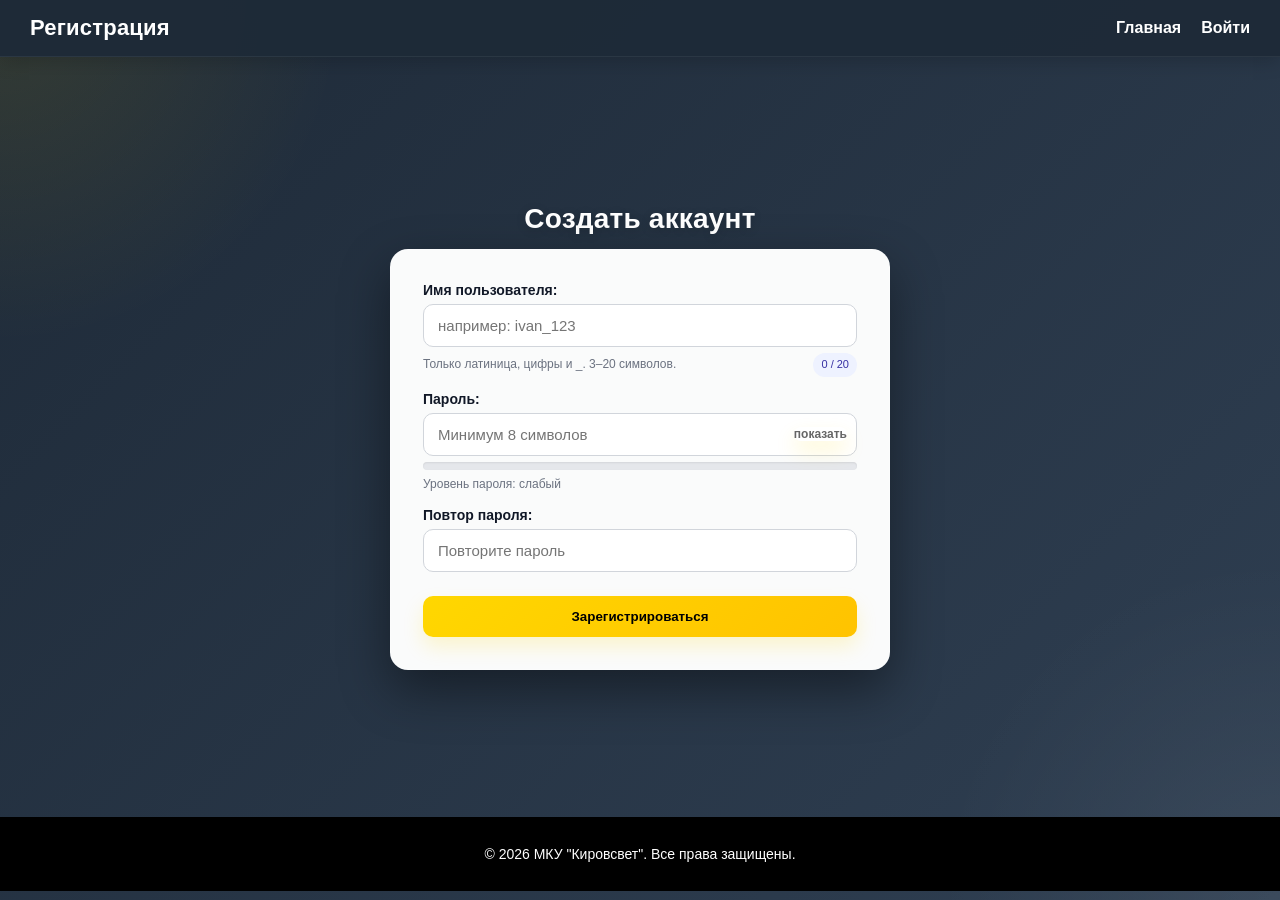
<file: register.html>
<!DOCTYPE html>
<html lang="ru">
<head>
<link rel="icon" href="favicon.png" type="image/png">

    <meta charset="UTF-8">
    <meta name="viewport" content="width=device-width, initial-scale=1.0">
    <title>Регистрация</title>
    <style>
        :root {
            --bg-1: #1e2a38;
            --bg-2: #2f3f52;
            --card-border: rgba(255,255,255,0.10);
            --text-muted: #d7deea;
            --accent: #FFD700;
            --accent-hover: #FFC300;
            --success: #28a745;
            --error: #dc3545;
            --shadow: 0 20px 50px rgba(0,0,0,0.42);
        }

        * {
            box-sizing: border-box;
        }

        body {
            margin: 0;
            font-family: Arial, sans-serif;
            background:
                radial-gradient(circle at top left, rgba(255,215,0,0.10), transparent 22%),
                radial-gradient(circle at bottom right, rgba(255,255,255,0.06), transparent 22%),
                linear-gradient(135deg, var(--bg-1), var(--bg-2));
            color: #fff;
            min-height: 100vh;
        }

        header {
            background-color: rgba(30, 42, 56, 0.96);
            padding: 15px 30px;
            display: flex;
            justify-content: space-between;
            align-items: center;
            gap: 16px;
            box-shadow: 0 4px 18px rgba(0,0,0,0.18);
            border-bottom: 1px solid rgba(255,255,255,0.06);
        }

        header h1 {
            margin: 0;
            font-size: 22px;
            letter-spacing: 0.2px;
        }

        nav ul {
            list-style: none;
            display: flex;
            gap: 20px;
            margin: 0;
            padding: 0;
            flex-wrap: wrap;
        }

    nav a {
    color: #fff;
    text-decoration: none;
    font-weight: bold; /* ← ВОТ ЭТО ДОБАВЛЯЕТ ЖИРНЫЙ ШРИФТ */
    transition: color 0.2s ease, opacity 0.2s ease;
}

        nav a:hover {
            color: #FFD700;
        }

        main {
            display: flex;
            justify-content: center;
            align-items: center;
            min-height: calc(100vh - 140px);
            padding: 28px 16px;
        }

.register-panel {
    width: min(100%, 480px); /* Увеличено с 360px до 480px */
    display: flex;
    flex-direction: column;
    gap: 14px;
}

        .register-title {
            margin: 0;
            text-align: center;
            font-size: 28px;
            line-height: 1.1;
            letter-spacing: 0.2px;
            text-shadow: 0 2px 10px rgba(0,0,0,0.18);
        }

        .register-subtitle {
            margin: 0;
            text-align: center;
            color: var(--text-muted);
            font-size: 14px;
            line-height: 1.5;
        }

        form {
            background: rgba(255, 255, 255, 0.98);
            color: #000;
            padding: 32px;
            border-radius: 18px;
            width: 100%;
            box-shadow: var(--shadow);
            display: flex;
            flex-direction: column;
            gap: 14px;
            border: 1px solid var(--card-border);
            animation: fadeUp 0.35s ease;
        }

        @keyframes fadeUp {
            from {
                opacity: 0;
                transform: translateY(10px);
            }
            to {
                opacity: 1;
                transform: translateY(0);
            }
        }

        .field {
            display: flex;
            flex-direction: column;
            gap: 6px;
        }

        form label {
            font-size: 14px;
            font-weight: 700;
            color: #111827;
        }

        .input-wrap {
            position: relative;
        }

        form input {
            width: 100%;
            padding: 12px 14px;
            border-radius: 10px;
            border: 1px solid #d1d5db;
            outline: none;
            transition: border-color 0.2s ease, box-shadow 0.2s ease, transform 0.2s ease;
            background: #fff;
            font-size: 15px;
        }

        form input:focus {
            border-color: #FFD700;
            box-shadow: 0 0 0 4px rgba(255, 215, 0, 0.14);
        }

        .helper-row {
            display: flex;
            justify-content: space-between;
            gap: 10px;
            align-items: center;
            font-size: 12px;
            line-height: 1.45;
            color: #6b7280;
        }

        .hint {
            font-size: 12px;
            color: #6b7280;
            line-height: 1.45;
        }

        .hint strong {
            color: #374151;
        }

        .validity-pill {
            display: inline-flex;
            align-items: center;
            justify-content: center;
            padding: 4px 8px;
            border-radius: 999px;
            background: #eef2ff;
            color: #3730a3;
            font-size: 11px;
            white-space: nowrap;
        }

        .password-wrap {
            position: relative;
        }

        .toggle-pass {
            position: absolute;
            right: 10px;
            top: 10%;
             border: none;
            background: transparent;
            color: #666;
            cursor: pointer;
            font-size: 12px;
            padding: 0;
        }

        .toggle-pass:hover {
            color: #333;
        }

        .strength {
            height: 8px;
            background: #e5e7eb;
            border-radius: 999px;
            overflow: hidden;
            box-shadow: inset 0 1px 2px rgba(0,0,0,0.08);
        }

        .strength div {
            height: 100%;
            width: 120%;
            background: #dc3545;
            transition: width 0.25s ease, background 0.25s ease;
        }

        form button {
            margin-top: 10px;
            padding: 13px 14px;
            border: none;
            border-radius: 10px;
            background: linear-gradient(135deg, #FFD700, #FFC300);
            cursor: pointer;
            font-weight: bold;
            box-shadow: 0 10px 20px rgba(255, 215, 0, 0.18);
            transition: transform 0.2s ease, filter 0.2s ease, opacity 0.2s ease;
        }

        form button:hover {
            background: linear-gradient(135deg, #ffe24d, #ffc300);
            transform: translateY(-1px);
        }

        form button:disabled {
            opacity: 0.7;
            cursor: not-allowed;
            transform: none;
        }

        footer {
            background: #000;
            text-align: center;
            padding: 15px;
            font-size: 14px;
        }

        /* МОДАЛКА */
        #modal {
            position: fixed;
            top: 0;
            left: 0;
            width: 100%;
            height: 100%;
            background: rgba(0,0,0,0.6);
            display: none;
            justify-content: center;
            align-items: center;
            padding: 20px;
            z-index: 1000;
        }

        #modalBox {
            background: #fff;
            color: #000;
            padding: 25px;
            border-radius: 12px;
            width: 300px;
            text-align: center;
            box-shadow: 0 15px 40px rgba(0,0,0,0.5);
            border-top: 6px solid transparent;
        }

        #modalBox.success {
            border-top: 6px solid #28a745;
        }

        #modalBox.error {
            border-top: 6px solid #dc3545;
        }

        #modalBox button {
            margin-top: 15px;
            padding: 10px 15px;
            border: none;
            border-radius: 6px;
            background: #FFD700;
            cursor: pointer;
            font-weight: bold;
        }

        #modalBox button:hover {
            background: #FFC300;
        }

        .hidden-honeypot {
            position: absolute;
            left: -9999px;
            opacity: 0;
            pointer-events: none;
            height: 0;
            width: 0;
        }
		@media (min-width: 768px) {
    .register-panel {
        width: 500px; /* Ширина формы для экранов больше 768px */
    }
}
        @media (max-width: 640px) {
            header {
                padding: 14px 16px;
                flex-direction: column;
                align-items: flex-start;
            }

            header h1 {
                font-size: 20px;
            }

            nav ul {
                gap: 14px;
            }

            form {
                padding: 24px;
            }

            .register-title {
                font-size: 24px;
            }
        }
    </style>
</head>
<body>

<header>
    <h1>Регистрация</h1>
    <nav>
        <ul>
            <li><a href="index.html">Главная</a></li>
            <li><a href="login.html">Войти</a></li>
        </ul>
    </nav>
</header>

<main>
    <div class="register-panel">
        <h2 class="register-title">Создать аккаунт</h2>
 
        <form id="registerForm" autocomplete="off" novalidate>
            <div class="field">
                <label for="regUsername">Имя пользователя:</label>
                <div class="input-wrap">
                    <input type="text" id="regUsername" required maxlength="20" minlength="3" autocomplete="username" spellcheck="false" placeholder="например: ivan_123">
                </div>
                <div class="helper-row">
                    <span class="hint" id="usernameHint">Только латиница, цифры и _. 3–20 символов.</span>
                    <span class="validity-pill" id="usernameCount">0 / 20</span>
                </div>
            </div>

            <div class="field">
                <label for="regPassword">Пароль:</label>
                <div class="password-wrap">
                    <input type="password" id="regPassword" required minlength="8" autocomplete="new-password" placeholder="Минимум 8 символов">
                    <button type="button" class="toggle-pass" id="togglePassBtn">показать</button>
                </div>
                <div class="strength" aria-hidden="true"><div id="strengthBar"></div></div>
                <div class="hint" id="strengthText">Уровень пароля: слабый</div>
            </div>

            <div class="field">
                <label for="regPassword2">Повтор пароля:</label>
                <input type="password" id="regPassword2" required minlength="8" autocomplete="new-password" placeholder="Повторите пароль">
            </div>

            <input type="text" id="hiddenField" class="hidden-honeypot" tabindex="-1" autocomplete="off" aria-hidden="true">

            <button type="submit" id="submitBtn">Зарегистрироваться</button>
        </form>
    </div>
</main>

<footer>
    <p>&copy; 2026 МКУ "Кировсвет". Все права защищены.</p>
</footer>

<!-- МОДАЛЬНОЕ ОКНО -->
<div id="modal">
    <div id="modalBox">
        <div id="modalText"></div>
        <button type="button" id="closeModalBtn">Ок</button>
    </div>
</div>

<script>
const registerForm = document.getElementById('registerForm');
const regUsername = document.getElementById('regUsername');
const regPassword = document.getElementById('regPassword');
const regPassword2 = document.getElementById('regPassword2');
const hiddenField = document.getElementById('hiddenField');
const submitBtn = document.getElementById('submitBtn');
const strengthBar = document.getElementById('strengthBar');
const strengthText = document.getElementById('strengthText');
const togglePassBtn = document.getElementById('togglePassBtn');
const closeModalBtn = document.getElementById('closeModalBtn');
const usernameHint = document.getElementById('usernameHint');
const usernameCount = document.getElementById('usernameCount');

const API_ENDPOINT = '/api/updateUsers';
const COOLDOWN_MS = 30000;
const WINDOW_MS = 60000;
const MAX_ATTEMPTS = 5;

let afterCloseAction = null;

function showModal(message, type = 'success') {
    const modal = document.getElementById('modal');
    const box = document.getElementById('modalBox');
    const text = document.getElementById('modalText');

    text.innerText = message;
    box.classList.remove('success', 'error');
    box.classList.add(type);
    modal.style.display = 'flex';
}

function closeModal() {
    document.getElementById('modal').style.display = 'none';
}

function isValidUsername(value) {
    // Проверяем, что в имени есть хотя бы одна буква (латиница или кириллица) и что формат соответствует
    return /[a-zA-Zа-яА-ЯёЁ]/.test(value) && /^[a-zA-Z0-9_а-яА-ЯёЁ]{3,20}$/.test(value);
}
function getPasswordScore(password) {
    let score = 0;
    if (password.length >= 8) score += 1;
    if (password.length >= 12) score += 1;
    if (/[a-z]/.test(password) && /[A-Z]/.test(password)) score += 1;
    if (/\d/.test(password)) score += 1;
    if (/[^A-Za-z0-9]/.test(password)) score += 1;
    return Math.min(score, 5);
}

function updateStrength(password) {
    const score = getPasswordScore(password);
    const width = (score / 5) * 100;
    strengthBar.style.width = width + '%';

    if (score <= 1) {
        strengthBar.style.background = '#dc3545';
        strengthText.textContent = 'Уровень пароля: слабый';
    } else if (score === 2) {
        strengthBar.style.background = '#ffc107';
        strengthText.textContent = 'Уровень пароля: средний';
    } else {
        strengthBar.style.background = '#28a745';
        strengthText.textContent = 'Уровень пароля: сильный';
    }
}
function updateUsernameHint() {
    const value = regUsername.value.trim();
    const length = value.length;
    usernameCount.textContent = `${length} / 20`;

    // Проверяем, что логин состоит хотя бы из одной буквы
    if (length === 0) {
        usernameHint.textContent = 'Только латиница, цифры и _. 3–20 символов.';
        usernameCount.style.background = '#eef2ff';
        usernameCount.style.color = '#3730a3';
        return;
    }

    if (length < 3) {
        usernameHint.textContent = `Ещё ${3 - length} символ(а), чтобы логин стал валидным.`;
        usernameCount.style.background = '#fee2e2';
        usernameCount.style.color = '#991b1b';
        return;
    }

    // Проверяем, что логин содержит хотя бы одну букву
    if (!/[a-zA-Zа-яА-ЯёЁ]/.test(value)) {
        usernameHint.textContent = 'Логин должен содержать хотя бы одну букву.';
        usernameCount.style.background = '#fee2e2';
        usernameCount.style.color = '#991b1b';
        return;
    }

    // Проверяем, что логин соответствует формату
    if (!/^[a-zA-Z0-9_а-яА-ЯёЁ]*$/.test(value)) {
        usernameHint.textContent = 'Можно использовать только латиницу, цифры и символ _.';
        usernameCount.style.background = '#fef3c7';
        usernameCount.style.color = '#92400e';
        return;
    }

    if (length > 20) {
        usernameHint.textContent = 'Слишком длинный логин.';
        usernameCount.style.background = '#fee2e2';
        usernameCount.style.color = '#991b1b';
        return;
    }

    usernameHint.textContent = 'Хорошо. Логин подходит по формату.';
    usernameCount.style.background = '#dcfce7';
    usernameCount.style.color = '#166534';
}

function getAttempts() {
    try {
        return JSON.parse(localStorage.getItem('registerAttempts') || '[]');
    } catch {
        return [];
    }
}

function saveAttempts(attempts) {
    localStorage.setItem('registerAttempts', JSON.stringify(attempts));
}

function canAttemptRegister() {
    const now = Date.now();
    const lastAttempt = Number(localStorage.getItem('lastRegisterAttempt') || 0);

    if (lastAttempt && now - lastAttempt < COOLDOWN_MS) {
        return {
            ok: false,
            message: `Слишком часто. Подождите ${Math.ceil((COOLDOWN_MS - (now - lastAttempt)) / 1000)} сек.`
        };
    }

    const attempts = getAttempts().filter(ts => now - ts < WINDOW_MS);
    saveAttempts(attempts);

    if (attempts.length >= MAX_ATTEMPTS) {
        return {
            ok: false,
            message: 'Слишком много попыток. Подождите минуту и попробуйте снова.'
        };
    }

    return { ok: true };
}

function registerAttempt() {
    const now = Date.now();
    const attempts = getAttempts().filter(ts => now - ts < WINDOW_MS);
    attempts.push(now);
    saveAttempts(attempts.slice(-MAX_ATTEMPTS * 2));
    localStorage.setItem('lastRegisterAttempt', String(now));
}

togglePassBtn.addEventListener('click', () => {
    const show = regPassword.type === 'password';
    regPassword.type = show ? 'text' : 'password';
    togglePassBtn.textContent = show ? 'скрыть' : 'показать';
    regPassword.focus();
});

regPassword.addEventListener('input', () => updateStrength(regPassword.value));
regUsername.addEventListener('input', updateUsernameHint);
updateStrength('');
updateUsernameHint();

closeModalBtn.addEventListener('click', () => {
    closeModal();
    if (afterCloseAction) {
        const action = afterCloseAction;
        afterCloseAction = null;
        action();
    }
});

document.getElementById('modal').addEventListener('click', (e) => {
    if (e.target.id === 'modal') closeModal();
});

document.addEventListener('keydown', (e) => {
    if (e.key === 'Escape') closeModal();
});

registerForm.addEventListener('submit', async function(event) {
    event.preventDefault();

    const username = regUsername.value.trim();
    const password = regPassword.value;
    const password2 = regPassword2.value;

    if (hiddenField.value.trim() !== '') {
        return;
    }

    if (!username || !password || !password2) {
        showModal('Пожалуйста, заполните все поля!', 'error');
        return;
    }

    if (!isValidUsername(username)) {
        showModal('Логин должен быть от 3 до 20 символов и содержать только буквы, цифры или _.', 'error');
        return;
    }

    if (password.length < 8) {
        showModal('Пароль должен быть минимум 8 символов.', 'error');
        return;
    }

    if (password !== password2) {
        showModal('Пароли не совпадают.', 'error');
        return;
    }

    if (getPasswordScore(password) < 3) {
        showModal('Сделайте пароль сложнее: добавьте заглавные буквы, цифры и символы.', 'error');
        return;
    }

    const cooldown = canAttemptRegister();
    if (!cooldown.ok) {
        showModal(cooldown.message, 'error');
        return;
    }

    submitBtn.disabled = true;
    submitBtn.textContent = 'Проверка...';

    try {
        registerAttempt();

        const newUser = {
            username: username,
            password: password
        };

        let users = JSON.parse(localStorage.getItem('users')) || [];

        const existingUser = users.find(user => user.username === username);
        if (existingUser) {
            showModal('Пользователь уже существует!', 'error');
            submitBtn.disabled = false;
            submitBtn.textContent = 'Зарегистрироваться';
            return;
        }

        users.push(newUser);

        const response = await fetch(API_ENDPOINT, {
            method: 'POST',
            headers: {
                'Content-Type': 'application/json'
            },
            body: JSON.stringify({ users: users })
        });

        let result = {};
        try {
            result = await response.json();
        } catch (e) {
            result = {};
        }

        if (!response.ok) {
            showModal('Ошибка: ' + (result.error || 'Неизвестная ошибка'), 'error');
            submitBtn.disabled = false;
            submitBtn.textContent = 'Зарегистрироваться';
            return;
        }

        localStorage.setItem('users', JSON.stringify(users));

        // Показываем сообщение об успешной регистрации и переводим на index.html после нажатия ОК
        sessionStorage.setItem('username', username);
        afterCloseAction = () => {
            window.location.href = 'index.html';
        };
        showModal('Вы успешно зарегистрировались!', 'success');

    } catch (err) {
        console.error(err);
        showModal('Ошибка соединения с сервером', 'error');
    } finally {
        submitBtn.disabled = false;
        submitBtn.textContent = 'Зарегистрироваться';
    }
});
</script>

</body>
</html>
</file>
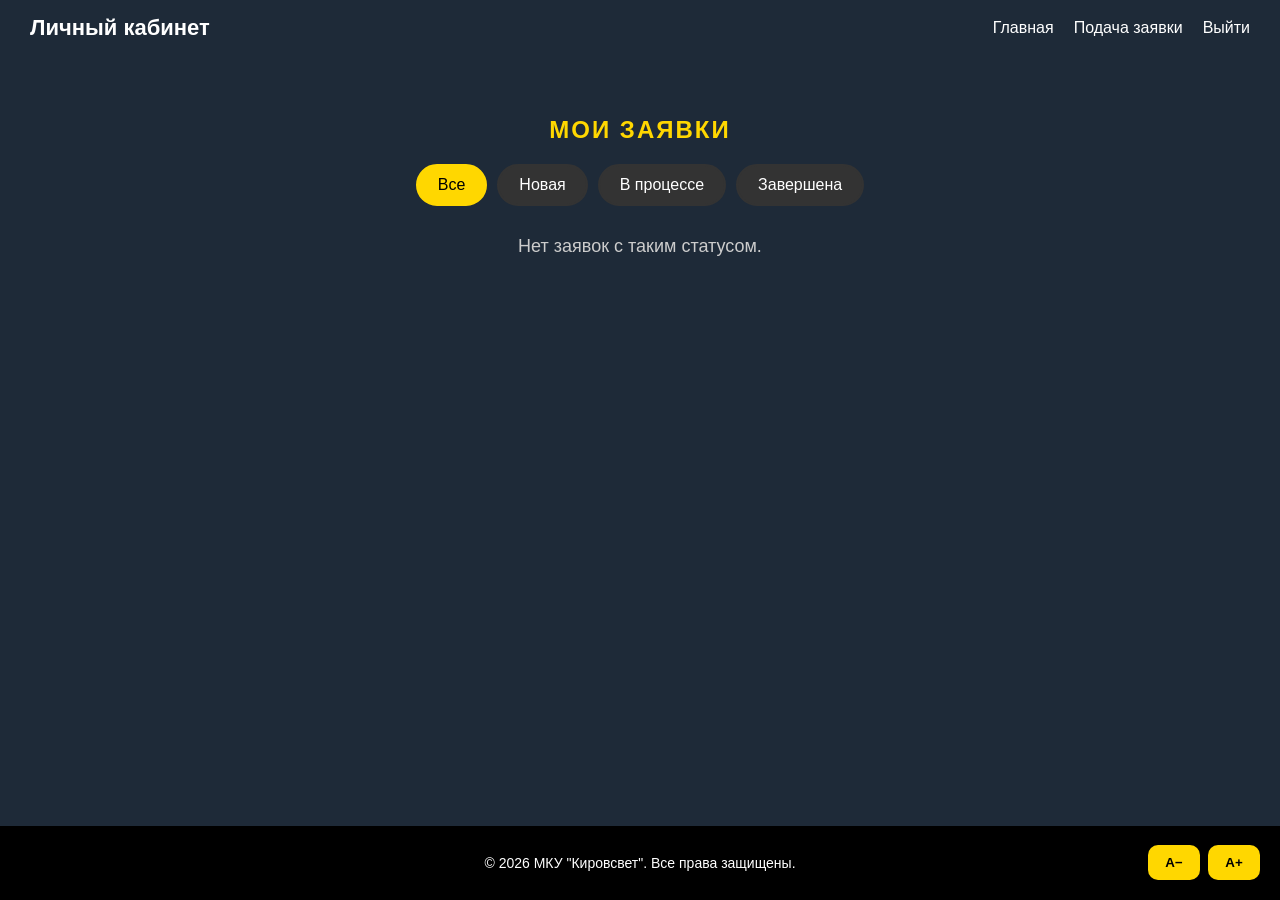
<file: user_dashboard.html>
<!DOCTYPE html>
<html lang="ru">
<head>
    <link rel="icon" href="favicon.png" type="image/png">
    <meta charset="UTF-8">
    <meta name="viewport" content="width=device-width, initial-scale=1.0">
    <title>Личный кабинет</title>

    <style>
        :root {
            --bg: #1e2a38;
            --card-bg: #1f3145;
            --panel-bg: #1e2a38;
            --text: #ffffff;
            --accent: #FFD700;
            --muted: #cccccc;
            --btn-bg: #FFD700;
            --btn-bg-hover: #e6c200;
            --status-new: #1E90FF;       /* синий */
            --status-progress: #FFA500;  /* оранжевый */
            --status-completed: #28a745;  /* зелёный */
        }

        html, body {
            height: 100%;
            margin: 0;
            font-family: Arial, sans-serif;
            background-color: var(--bg);
            color: var(--text);
            display: flex;
            flex-direction: column;
        }

        header {
            background-color: var(--panel-bg);
            padding: 15px 30px;
            display: flex;
            justify-content: space-between;
            align-items: center;
            flex-wrap: wrap;
            position: relative;
            z-index: 10;
        }

        header h1 {
            margin: 0;
            font-size: 22px;
        }

        .menu-button {
            display: none;
            cursor: pointer;
            flex-direction: column;
            gap: 5px;
            width: 30px;
            height: 30px;
            justify-content: space-between;
        }

        .menu-button span {
            width: 30px;
            height: 4px;
            background-color: #fff;
        }

        nav {
            display: flex;
            gap: 20px;
        }

        nav ul {
            list-style: none;
            display: flex;
            gap: 20px;
            margin: 0;
            padding: 0;
        }

        nav a {
            color: #fff;
            text-decoration: none;
            transition: 0.2s;
        }

        nav a:hover {
            color: var(--accent);
        }

        .menu-panel {
            position: absolute;
            top: -100%;
            left: 0;
            width: 100%;
            background-color: var(--panel-bg);
            height: auto;
            padding: 60px 20px 20px 20px;
            display: flex;
            flex-direction: column;
            gap: 20px;
            box-shadow: 0 4px 10px rgba(0, 0, 0, 0.5);
            transition: top 0.3s ease-in-out;
            z-index: 5;
            overflow: hidden;
            max-height: 80vh;
        }

        .menu-panel a {
            color: #fff;
            font-size: 18px;
            text-decoration: none;
            transition: color 0.2s ease;
        }

        .menu-panel a:hover {
            color: var(--accent);
        }

        .menu-panel.active {
            top: 0;
        }

        main {
            padding: 40px;
            flex: 1;
            transition: margin-top 0.3s ease;
        }

        main h2 {
            margin-bottom: 20px;
            color: var(--accent);
            font-size: 24px;
            text-align: center;
            text-transform: uppercase;
            letter-spacing: 2px;
        }

        .filter-buttons {
            display: flex;
            justify-content: center;
            gap: 10px;
            margin-bottom: 30px;
            flex-wrap: wrap;
        }

.filter-button {
    padding: 10px 20px;
    border-radius: 30px;
    background-color: #333; /* ТЁМНЫЕ */
    color: #fff;
    border: 2px solid #333;
    font-size: 16px;
    cursor: pointer;
    transition: 0.2s;
}


.filter-button:hover {
    background-color: #444;
}

/* АКТИВНАЯ кнопка */
.filter-button.active {
    background-color: #FFD700; /* ЖЁЛТАЯ */
    border-color: #FFD700;
    color: #000;
}

        .no-requests-message {
            color: var(--muted);
            text-align: center;
            font-size: 18px;
            margin-top: 30px;
        }

        .request-container {
            --request-font-size: 16px;
        }

        .request-card {
            background-color: var(--card-bg);
            margin-bottom: 20px;
            padding: 20px;
            border-radius: 10px;
            box-shadow: 0 4px 15px rgba(0, 0, 0, 0.2);
            display: flex;
            flex-direction: column;
            position: relative;
            transition: transform 0.3s ease, box-shadow 0.3s ease;
            font-size: var(--request-font-size);
        }

        .request-card:hover {
            transform: translateY(-5px);
            box-shadow: 0 8px 20px rgba(0, 0, 0, 0.3);
        }

        .request-card h3 {
            margin: 0 0 15px;
            color: var(--accent);
            font-size: 1.25em;
            text-transform: uppercase;
            display: flex;
            align-items: center;
            gap: 10px;
        }

        .request-card p {
            margin: 5px 0;
            color: #fff;
            font-size: 0.92em;
            line-height: 1.4;
        }

        .status {
            position: absolute;
            top: 20px;
            right: 20px;
            padding: 5px 15px;
            font-weight: bold;
            border-radius: 5px;
            text-transform: uppercase;
            font-size: 0.85em;
        }

        .status.new {
            background-color: var(--status-new);
            color: #fff;
        }

        .status.in_progress {
            background-color: var(--status-progress);
            color: #000;
        }

        .status.completed {
            background-color: var(--status-completed);
            color: #fff;
        }

        .items-list {
            display: flex;
            flex-wrap: wrap;
            gap: 15px;
            margin-top: 15px;
        }

        .item {
            max-width: 120px;
            text-align: center;
        }

        .item img {
            width: 100%;
            height: auto;
            border-radius: 8px;
            box-shadow: 0 4px 8px rgba(0, 0, 0, 0.2);
        }

        .font-controls {
            position: fixed;
            right: 20px;
            bottom: 20px;
            display: flex;
            gap: 8px;
            z-index: 999;
        }

        .font-controls button {
            background: var(--accent);
            color: #000;
            border: none;
            padding: 10px 14px;
            border-radius: 10px;
            font-weight: bold;
            cursor: pointer;
            box-shadow: 0 3px 8px rgba(0, 0, 0, 0.3);
            transition: 0.2s;
            min-width: 52px;
        }

        .font-controls button:hover {
            background: #e6c200;
        }

        .font-controls button:active {
            transform: scale(0.97);
        }

        footer {
            background: #000;
            text-align: center;
            padding: 15px;
            font-size: 14px;
        }

        @media (max-width: 768px) {
            .request-card {
                padding: 15px;
                margin-bottom: 15px;
            }

            header h1 {
                font-size: 16px;
            }

            nav ul {
                gap: 10px;
                justify-content: center;
                padding: 10px 0;
            }

            footer p {
                font-size: 12px;
            }

            .menu-button {
                display: flex;
            }

            nav {
                display: none;
            }

            .menu-panel {
                top: -100%;
            }

            .menu-panel.active {
                top: 0;
            }

            .font-controls {
                right: 12px;
                bottom: 12px;
            }
        }

        @media (max-width: 480px) {
            header h1 {
                font-size: 14px;
            }

            nav ul {
                flex-direction: column;
                align-items: flex-start;
            }

            .request-card p {
                font-size: 0.9em;
            }

            .font-controls button {
                padding: 9px 12px;
                min-width: 48px;
            }
        }


		.request-card p,
.item p {
    word-break: break-word;
    overflow-wrap: anywhere;
}

.request-card {
    overflow-wrap: anywhere;
}
    </style>

</head>
<body>

<header>
    <h1>Личный кабинет</h1>
    <div class="menu-button" onclick="toggleMenu()">
        <span></span>
        <span></span>
        <span></span>
    </div>
    <nav>
        <ul>
            <li><a href="index.html">Главная</a></li>
            <li><a href="submit_request.html">Подача заявки</a></li>
            <li><a href="#" onclick="logout()">Выйти</a></li>
        </ul>
    </nav>
</header>

<div class="menu-panel">
    <a href="index.html">Главная</a>
    <a href="submit_request.html">Подача заявки</a>
    <a href="#" onclick="logout()">Выйти</a>
</div>

<main>
    <h2>Мои заявки</h2>

    <div class="filter-buttons">
        <button class="filter-button active" data-status="all" onclick="filterRequests('all', this)">Все</button>
        <button class="filter-button" data-status="new" onclick="filterRequests('new', this)">Новая</button>
        <button class="filter-button" data-status="in_progress" onclick="filterRequests('in_progress', this)">В процессе</button>
        <button class="filter-button" data-status="completed" onclick="filterRequests('completed', this)">Завершена</button>
    </div>

    <div class="request-container"></div>

    <div class="no-requests-message" id="no-requests-message" style="display: none;">
        Нет заявок с таким статусом.
    </div>
</main>

<div class="font-controls">
    <button type="button" onclick="changeFont(-1)">A−</button>
    <button type="button" onclick="changeFont(1)">A+</button>
</div>

<footer>
    <p>&copy; 2026 МКУ "Кировсвет". Все права защищены.</p>
</footer>

<script>
    let currentFilter = 'all';
    let currentFontSize = 16;
    const MIN_FONT_SIZE = 12;
    const MAX_FONT_SIZE = 24;

    function applyFontSize(size) {
        document.querySelector('.request-container').style.setProperty('--request-font-size', size + 'px');
    }

    function loadFontSize() {
        const saved = localStorage.getItem('requestsFontSize');
        if (saved !== null) {
            const parsed = parseInt(saved, 10);
            if (!isNaN(parsed)) {
                currentFontSize = Math.min(MAX_FONT_SIZE, Math.max(MIN_FONT_SIZE, parsed));
            }
        }
        applyFontSize(currentFontSize);
    }

    function changeFont(step) {
        currentFontSize += step;

        if (currentFontSize < MIN_FONT_SIZE) currentFontSize = MIN_FONT_SIZE;
        if (currentFontSize > MAX_FONT_SIZE) currentFontSize = MAX_FONT_SIZE;

        applyFontSize(currentFontSize);
        localStorage.setItem('requestsFontSize', currentFontSize);
    }

    async function loadRequests() {
        try {
            const response = await fetch('requests_all.json');
            if (!response.ok) {
                throw new Error('Не удалось загрузить данные');
            }
            const requests = await response.json();
            return requests;
        } catch (error) {
            console.error('Ошибка при загрузке данных:', error);
            alert('Ошибка при загрузке данных. Проверьте консоль для подробностей.');
            return [];
        }
    }

    function normalizeStatus(status) {
        const s = (status || '').toString().trim().toLowerCase();

        if (['new', 'новая', 'новые', 'новый'].includes(s)) return 'new';
        if (['in_progress', 'в процессе', 'в работе', 'ожидание', 'в ожидании', 'в обработке'].includes(s)) return 'in_progress';
        if (['completed', 'завершено', 'завершена', 'выполнено', 'выполненный', 'выполнена', 'готово'].includes(s)) return 'completed';

        return s;
    }

    function getStatusText(status) {
        const normalized = normalizeStatus(status);

        if (normalized === 'new') return 'Новая';
        if (normalized === 'in_progress') return 'В процессе';
        if (normalized === 'completed') return 'Завершена';

        return status || 'Новая';
    }

    async function displayRequests() {
        try {
            const requests = await loadRequests();
            const currentUsername = sessionStorage.getItem('username');

            const userRequests = requests.filter(request => request.username === currentUsername);

            const filteredRequests = userRequests.filter(request => {
                if (currentFilter === 'all') return true;
                return normalizeStatus(request.status) === currentFilter;
            });

            const container = document.querySelector('.request-container');
            container.innerHTML = '';

            const noRequestsMessage = document.getElementById('no-requests-message');

            if (filteredRequests.length === 0) {
                noRequestsMessage.style.display = 'block';
            } else {
                noRequestsMessage.style.display = 'none';
            }

            filteredRequests.forEach(request => {
                const requestCard = document.createElement('div');
                requestCard.classList.add('request-card');

                const itemsText = request.items && request.items.length > 0
                    ? request.items.map(i => `${i.name} (${i.qty || 1} шт)`).join(', ')
                    : null;

                const problemText = request.problemDescription && request.problemDescription !== '-'
                    ? `Описание проблемы: 📝 ${request.problemDescription}`
                    : null;

                let typeName = '';
                let typeIcon = '';

                if (request.type === 'both') {
                    typeName = 'Установка столбов и светильников';
                    typeIcon = '';
                } else if (request.type === 'repair') {
                    typeName = 'Ремонт повреждения электрических сетей';
                    typeIcon = '';
                } else {
                    typeName = request.type || '-';
                }

                const createdAt = new Date(request.createdAt);
const completionDate = request.completionDate
    ? new Date(request.completionDate).toLocaleDateString('ru-RU')
    : '—';
                const normalizedStatus = normalizeStatus(request.status);
                let statusClass = 'new';

                if (normalizedStatus === 'in_progress') {
                    statusClass = 'in_progress';
                } else if (normalizedStatus === 'completed') {
                    statusClass = 'completed';
                }

                const statusText = getStatusText(request.status);

                requestCard.innerHTML = `
                    <h3>${typeIcon} ${typeName}</h3>
                    <p><strong>Дата создания:</strong> 🗓️ ${createdAt.toLocaleString()}</p>
                    <p><strong>Имя:</strong> 👤 ${request.firstname} ${request.lastname}</p>
                    <p><strong>Телефон:</strong> 📞 ${request.phone}</p>
                    <p><strong>Email:</strong> 📧 ${request.email}</p>
                    <p><strong>Адрес:</strong> 📍 ${request.address}</p>
                    ${itemsText ? `<p><strong>Описание товаров:</strong> 🛍️ ${itemsText}</p>` : ''}
                    ${problemText ? `<p><strong>Описание проблемы:</strong> 📝 ${request.problemDescription}</p>` : ''}
                 <p><strong>Дата завершения:</strong> 🕒 ${completionDate}</p>

                    <span class="status ${statusClass}">${statusText}</span>

                    <div class="items-list">
                        ${(request.items || []).map(item => `
                            <div class="item">
                                <img src="${item.img}" alt="${item.name}" class="item-img">
                                <p><strong>${item.name}</strong> (${item.qty || 1} шт)</p>
                            </div>
                        `).join('')}
                    </div>
                `;

                container.appendChild(requestCard);
            });
        } catch (error) {
            console.error('Ошибка при отображении заявок:', error);
            alert('Не удалось загрузить заявки. Попробуйте позже.');
        }
    }

    function filterRequests(status, clickedButton) {
        currentFilter = status;

        document.querySelectorAll('.filter-button').forEach(button => {
            button.classList.remove('active');
        });

        if (clickedButton) {
            clickedButton.classList.add('active');
        }

        displayRequests();
    }

    function logout() {
        sessionStorage.removeItem('username');
     
        window.location.href = 'index.html';
    }

    function toggleMenu() {
        const menuPanel = document.querySelector('.menu-panel');
        const mainContent = document.querySelector('main');
        menuPanel.classList.toggle('active');
        mainContent.style.marginTop = menuPanel.classList.contains('active') ? '200px' : '40px';
    }

    loadFontSize();
    displayRequests();
</script>

</body>
</html>
</file>
